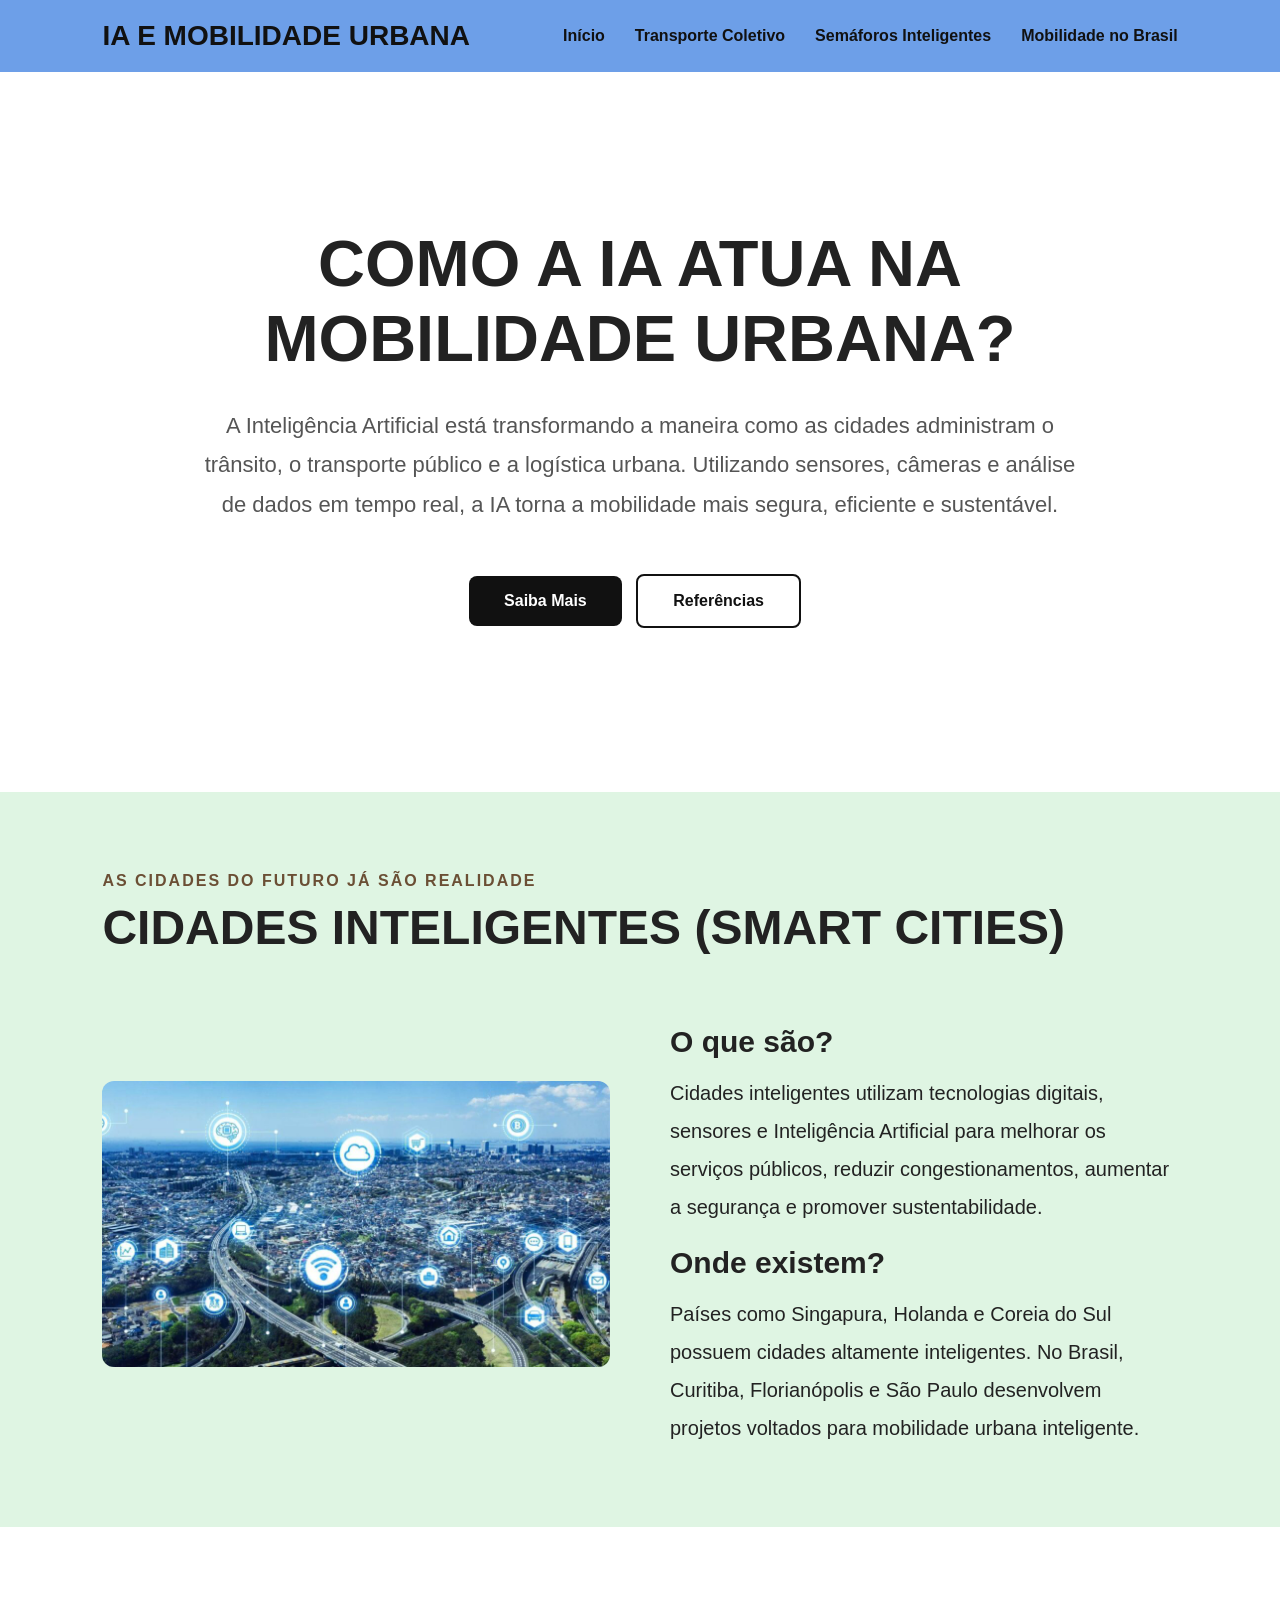
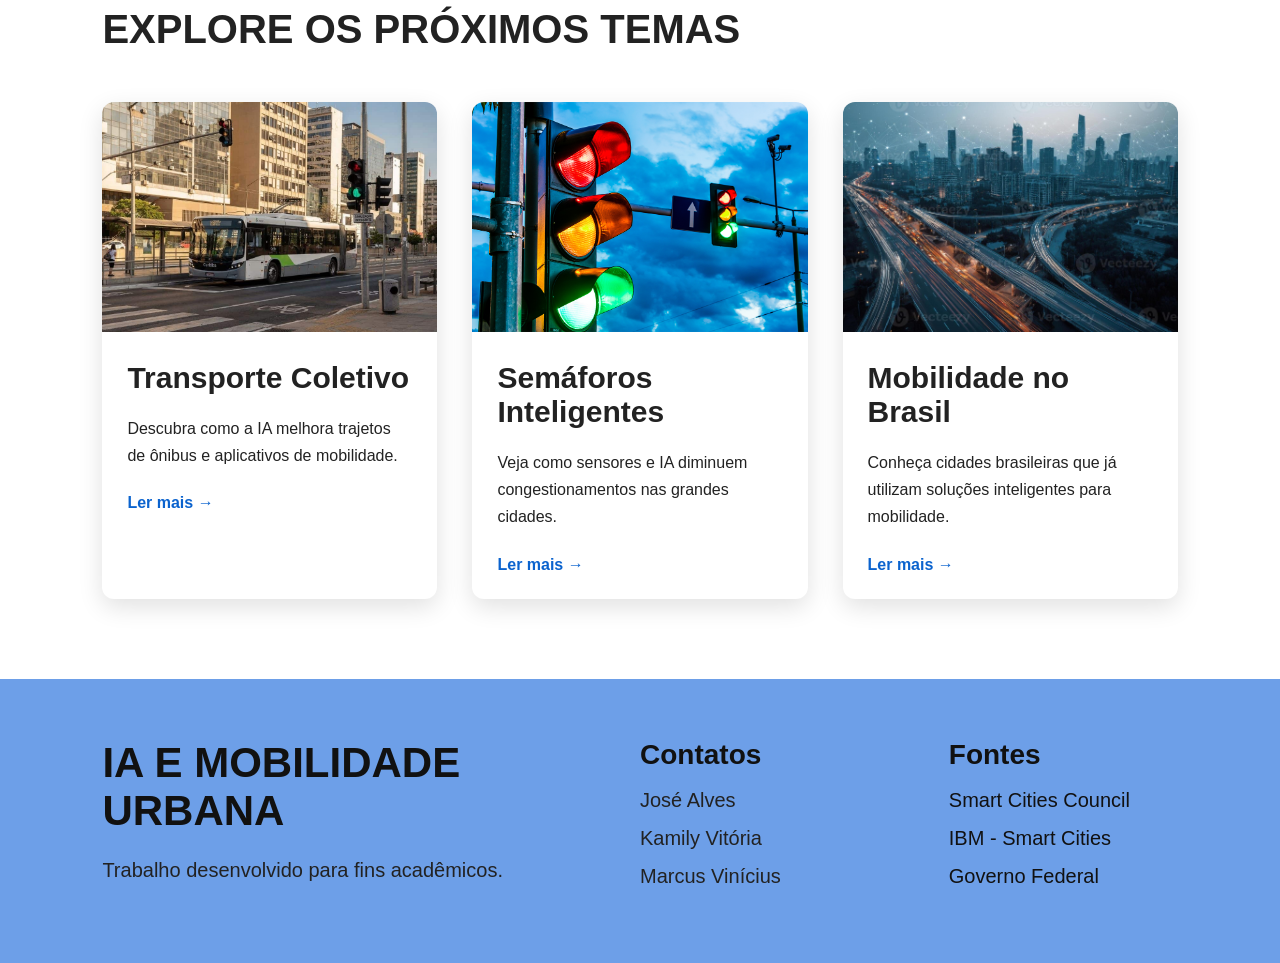
<file: index.html>
<!DOCTYPE html>
<html lang="pt-BR">

<head>
    <meta charset="UTF-8">
    <meta name="viewport" content="width=device-width, initial-scale=1.0">

    <title>IA e Mobilidade Urbana</title>

    <link rel="stylesheet" href="css/style.css">
</head>

<body>

    <!-- =================== HEADER / CABEÇÁRIO =================== -->

    <header>

        <div class="logo">
            <h2>IA E MOBILIDADE URBANA</h2>
        </div>

        <nav>

            <ul>

                <li><a href="index.html">Início</a></li>

                <li><a href="transporte.html">Transporte Coletivo</a></li>

                <li><a href="semaforos.html">Semáforos Inteligentes</a></li>

                <li><a href="mobilidade.html">Mobilidade no Brasil</a></li>

            </ul>

        </nav>

    </header>

    <!-- =================== HERO =================== -->

    <section class="hero">

        <div class="hero-conteudo">

            <h1>COMO A IA ATUA NA <br> MOBILIDADE URBANA?</h1>

            <p>
                A Inteligência Artificial está transformando a maneira como as cidades
                administram o trânsito, o transporte público e a logística urbana.
                Utilizando sensores, câmeras e análise de dados em tempo real,
                a IA torna a mobilidade mais segura, eficiente e sustentável.
            </p>

            <div class="botoes">

                <a href="#smartcities" class="botao-preto">
                    Saiba Mais
                </a>

                <a href="#footer" class="botao-branco">
                    Referências

                </a>

            </div>

        </div>

    </section>

    <!-- =================== SMART CITIES =================== -->

    <section class="smart-cities" id="smartcities">

        <p class="subtitulo">
            As cidades do futuro já são realidade
        </p>

        <h2>
            CIDADES INTELIGENTES (SMART CITIES)
        </h2>

        <div class="conteudo-smart">

            <div class="imagem-smart">

                <img src="imagens/smart-city.jpg"
                    alt="Cidade Inteligente">

            </div>

            <div class="texto-smart">

                <h3>O que são?</h3>

                <p>

                    Cidades inteligentes utilizam tecnologias digitais,
                    sensores e Inteligência Artificial para melhorar
                    os serviços públicos, reduzir congestionamentos,
                    aumentar a segurança e promover sustentabilidade.

                </p>

                <h3>Onde existem?</h3>

                <p>

                    Países como Singapura, Holanda e Coreia do Sul
                    possuem cidades altamente inteligentes.
                    No Brasil, Curitiba, Florianópolis e São Paulo
                    desenvolvem projetos voltados para mobilidade
                    urbana inteligente.

                </p>

            </div>

        </div>

    </section>

    <!-- =================== CARDS =================== -->

    <section class="cards">

        <h2>EXPLORE OS PRÓXIMOS TEMAS</h2>

        <div class="container-cards">

            <!-- Card 1 -->

            <article class="card">

                <img src="imagens/rotas.jpg"
                    alt="Rotas Inteligentes">

                <div class="card-texto">

                    <h3>Transporte Coletivo</h3>

                    <p>

                        Descubra como a IA melhora
                        trajetos de ônibus e
                        aplicativos de mobilidade.

                    </p>

                    <a href="transporte.html">
                        Ler mais →
                    </a>

                </div>

            </article>

            <!-- Card 2 -->

            <article class="card">

                <img src="imagens/semaforo.jpg"
                    alt="Semáforos Inteligentes">

                <div class="card-texto">

                    <h3>Semáforos Inteligentes</h3>

                    <p>

                        Veja como sensores e IA
                        diminuem congestionamentos
                        nas grandes cidades.

                    </p>

                    <a href="semaforos.html">
                        Ler mais →
                    </a>

                </div>

            </article>

            <!-- Card 3 -->

            <article class="card">

                <img src="imagens/brasil.jpg"
                    alt="Mobilidade no Brasil">

                <div class="card-texto">

                    <h3>Mobilidade no Brasil</h3>

                    <p>

                        Conheça cidades brasileiras
                        que já utilizam soluções
                        inteligentes para mobilidade.

                    </p>

                    <a href="mobilidade.html">
                        Ler mais →
                    </a>

                </div>

            </article>

        </div>

    </section>

    <!-- =================== FOOTER RODAPÉ =================== -->

    <footer>

    <div class="footer-container" id="footer">

        <div class="footer-col">

            <h2>IA E MOBILIDADE URBANA</h2>

            <p>
                Trabalho desenvolvido para fins acadêmicos.
            </p>

        </div>

        <div class="footer-col">

            <h3>Contatos</h3>

            <ul>

                <li>José Alves</li>

                <li>Kamily Vitória</li>

                <li>Marcus Vinícius</li>

            </ul>

        </div>

        <div class="footer-col">

            <h3>Fontes</h3>

            <ul>

                <li>
                    <a href="https://smartcitiescouncil.com" target="_blank">
                        Smart Cities Council
                    </a>
                </li>

                <li>
                    <a href="https://www.ibm.com/topics/smart-city" target="_blank">
                        IBM - Smart Cities
                    </a>
                </li>

                <li>
                    <a href="https://www.gov.br" target="_blank">
                        Governo Federal
                    </a>
                </li>

            </ul>

        </div>

    </div>

</footer>

</body>

</html>
</file>
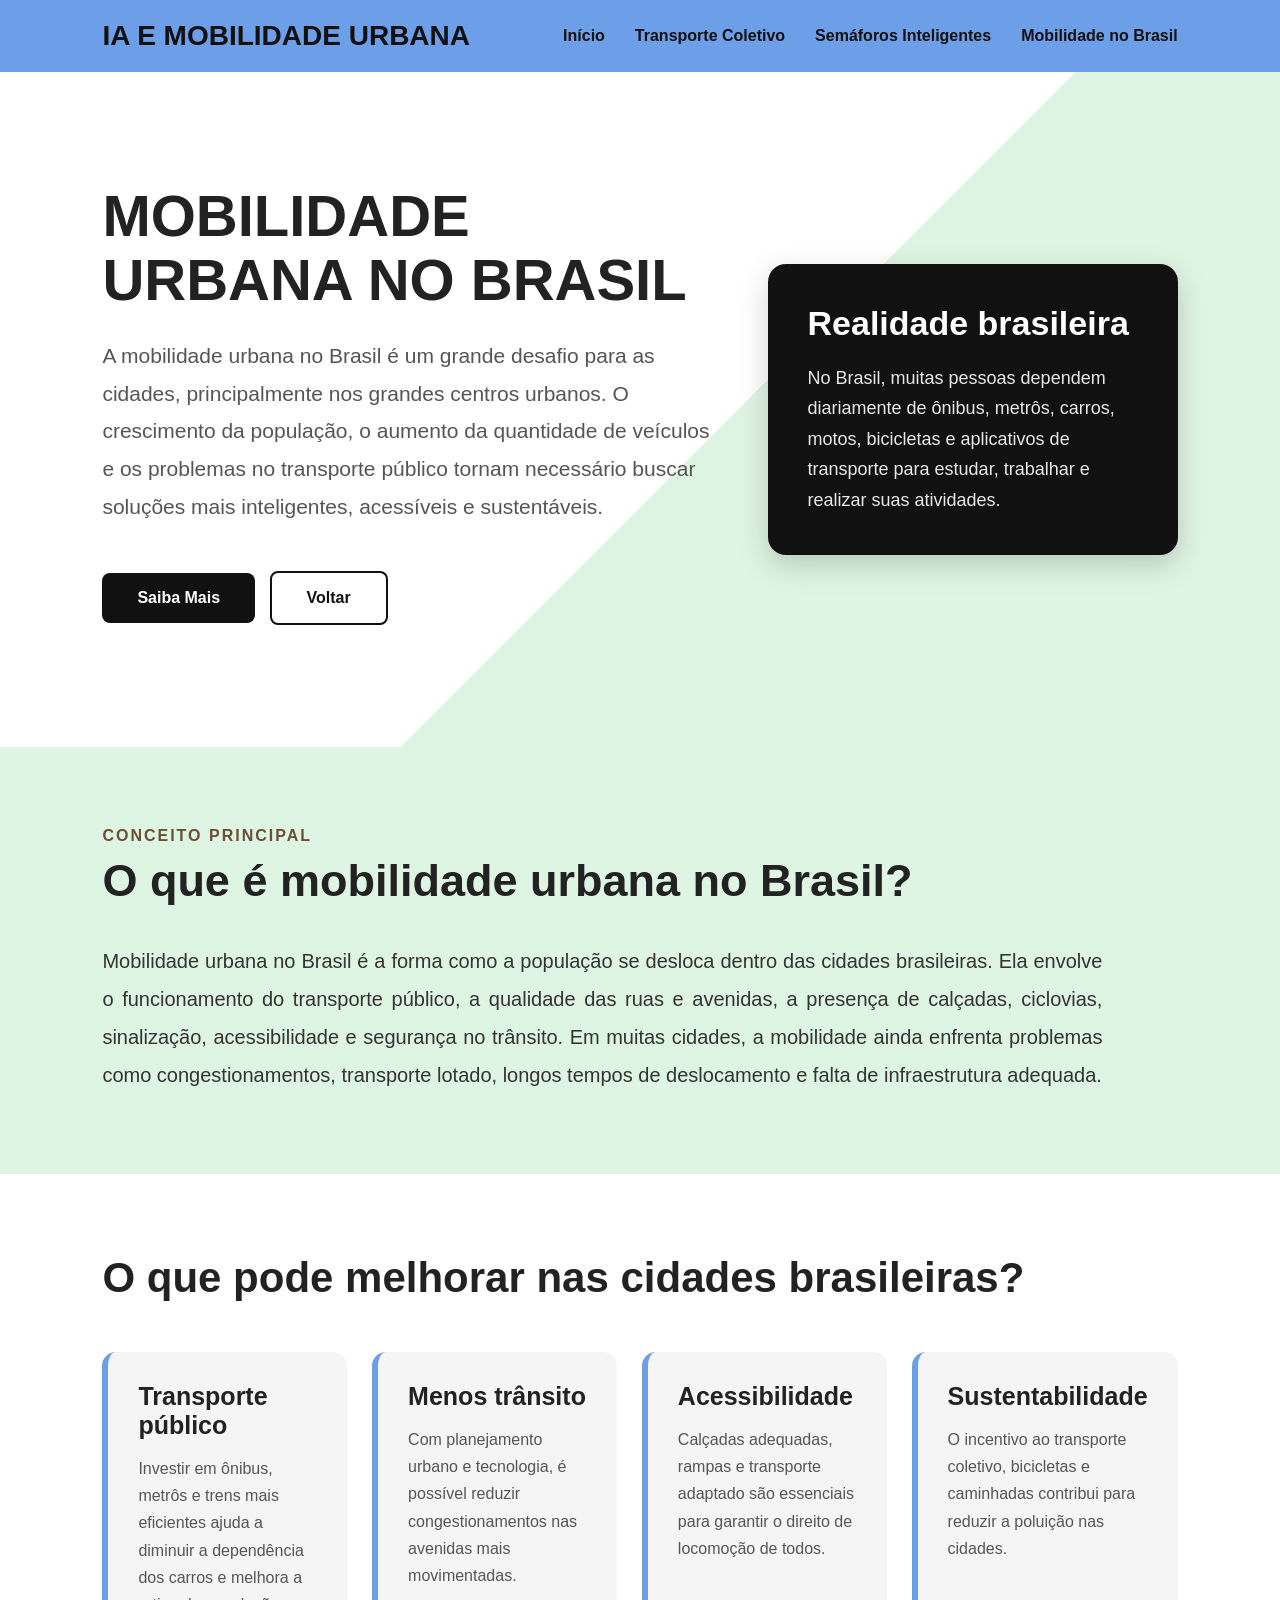
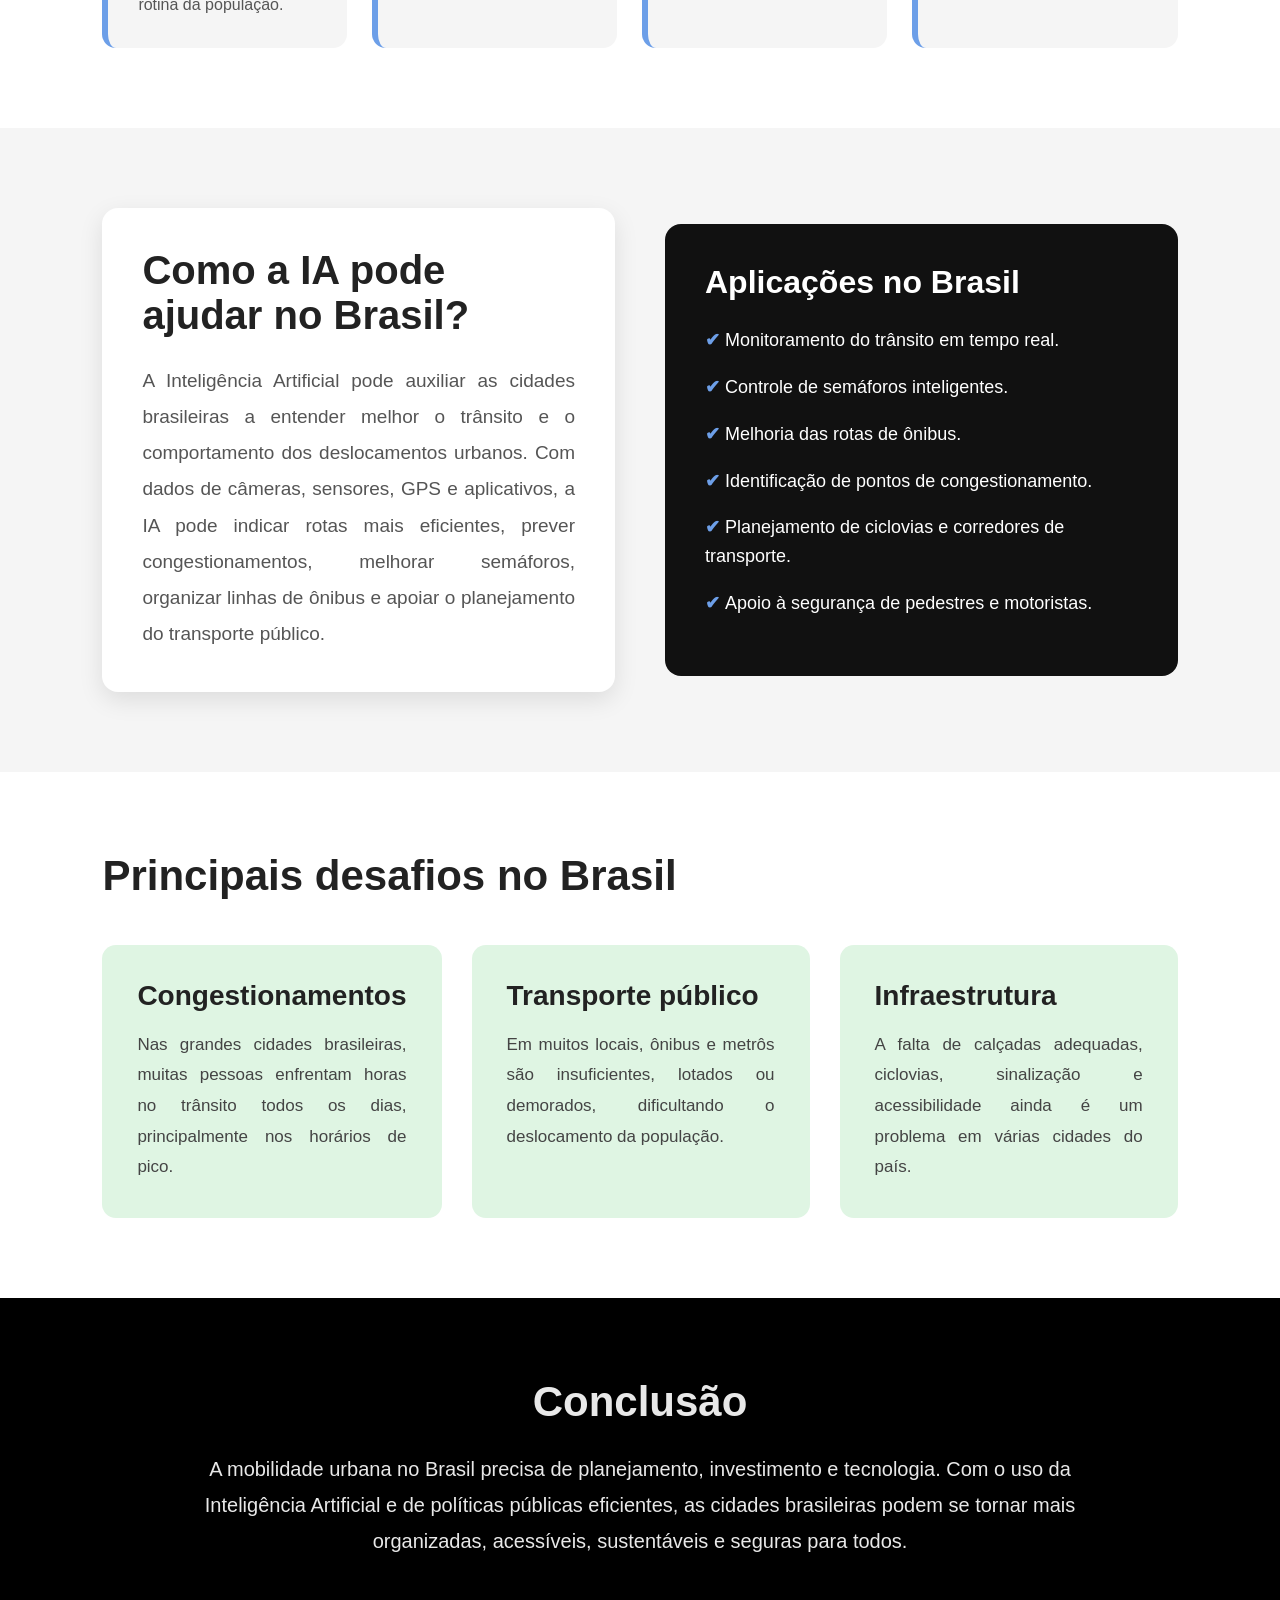
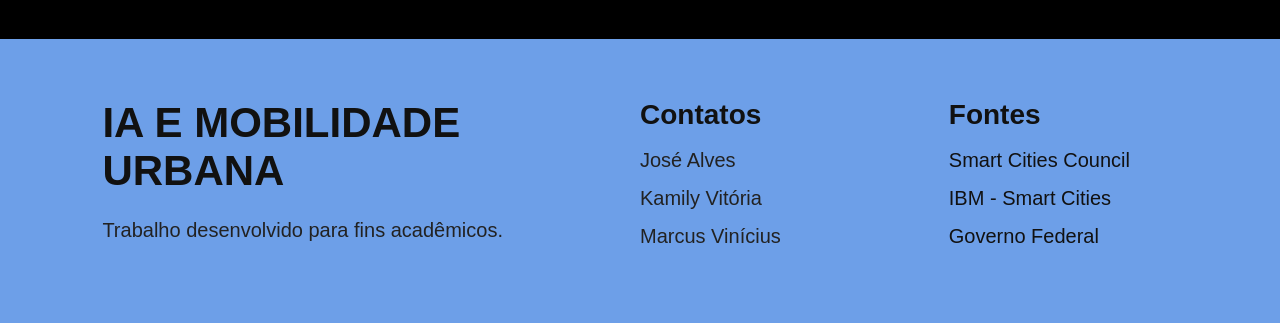
<file: mobilidade.html>
<!DOCTYPE html>
<html lang="pt-BR">

<head>
    <meta charset="UTF-8">
    <meta name="viewport" content="width=device-width, initial-scale=1.0">

    <title>Mobilidade no Brasil</title>

    <link rel="stylesheet" href="css/style.css">
</head>

<style>

/* ==========================
   HERO MOBILIDADE
========================== */

.hero-mobilidade{
    background:linear-gradient(135deg, #ffffff 55%, #dff5e3 45%);
    min-height:75vh;
    display:flex;
    align-items:center;
    padding:80px 8%;
}

.hero-container{
    display:grid;
    grid-template-columns:1.2fr .8fr;
    gap:50px;
    align-items:center;
    width:100%;
}

.hero-texto h1{
    font-size:58px;
    line-height:1.1;
    margin-bottom:25px;
    font-weight:900;
}

.hero-texto p{
    font-size:21px;
    color:#555;
    line-height:1.8;
    max-width:750px;
}

.caixa-destaque{
    background:#111;
    color:white;
    padding:40px;
    border-radius:18px;
    box-shadow:0 10px 30px rgba(0,0,0,.18);
}

.caixa-destaque h2{
    font-size:34px;
    margin-bottom:20px;
}

.caixa-destaque p{
    font-size:18px;
    line-height:1.7;
    color:#e8e8e8;
}

.botoes{
    margin-top:35px;
}


/* ==========================
   SOBRE MOBILIDADE
========================== */

.sobre-mobilidade{
    background:#dff5e3;
    padding:80px 8%;
}

.subtitulo{
    text-transform:uppercase;
    color:#6b4f35;
    letter-spacing:2px;
    margin-bottom:10px;
    font-weight:bold;
}

.sobre-mobilidade h2{
    font-size:45px;
    margin-bottom:35px;
}

.texto-grande{
    max-width:1000px;
}

.texto-grande p{
    font-size:20px;
    line-height:1.9;
    color:#333;
    text-align:justify;
}

/* ==========================
   BENEFÍCIOS
========================== */

.beneficios{
    background:white;
    padding:80px 8%;
}

.beneficios h2{
    font-size:42px;
    margin-bottom:50px;
}

.grid-beneficios{
    display:grid;
    grid-template-columns:repeat(4,1fr);
    gap:25px;
}

.beneficio{
    background:#f5f5f5;
    padding:30px;
    border-radius:14px;
    border-left:6px solid #6d9fe8;
    transition:.3s;
}

.beneficio:hover{
    transform:translateY(-8px);
    box-shadow:0 8px 22px rgba(0,0,0,.12);
}

.beneficio h3{
    font-size:25px;
    margin-bottom:15px;
}

.beneficio p{
    line-height:1.7;
    color:#555;
}

/* ==========================
   IA NA MOBILIDADE
========================== */

.ia-mobilidade{
    background:#f5f5f5;
    padding:80px 8%;
}

.conteudo-ia{
    display:grid;
    grid-template-columns:1fr 1fr;
    gap:50px;
    align-items:center;
}

.bloco-ia{
    background:white;
    padding:40px;
    border-radius:16px;
    box-shadow:0 8px 25px rgba(0,0,0,.10);
}

.bloco-ia h2{
    font-size:40px;
    margin-bottom:25px;
}

.bloco-ia p{
    font-size:19px;
    line-height:1.9;
    color:#555;
    text-align:justify;
}

.lista-ia{
    background:#111;
    color:white;
    padding:40px;
    border-radius:16px;
}

.lista-ia h3{
    font-size:32px;
    margin-bottom:25px;
}

.lista-ia ul{
    list-style:none;
}

.lista-ia li{
    font-size:18px;
    margin-bottom:18px;
    line-height:1.6;
}

.lista-ia li::before{
    content:"✔ ";
    color:#6d9fe8;
    font-weight:bold;
}


/* ==========================
   RESPONSIVIDADE
========================== */

@media(max-width:1000px){

    header{
        flex-direction:column;
        gap:20px;
    }

    nav ul{
        flex-wrap:wrap;
        justify-content:center;
    }

    .hero-container{
        grid-template-columns:1fr;
        text-align:center;
    }

    .hero-texto h1{
        font-size:43px;
    }

    .hero-texto p{
        font-size:18px;
    }

    .grid-beneficios{
        grid-template-columns:1fr;
    }

    .conteudo-ia{
        grid-template-columns:1fr;
    }

    .container-exemplos{
        grid-template-columns:1fr;
    }

}

</style>

</head>

<body>

    <!-- =================== HEADER / CABEÇÁRIO =================== -->

    <header>

        <div class="logo">
            <h2>IA E MOBILIDADE URBANA</h2>
        </div>

        <nav>

            <ul>

                <li><a href="index.html">Início</a></li>

                <li><a href="transporte.html">Transporte Coletivo</a></li>

                <li><a href="semaforos.html">Semáforos Inteligentes</a></li>

                <li><a href="mobilidade.html">Mobilidade no Brasil</a></li>

            </ul>

        </nav>

    </header>

    <!-- =================== HERO =================== -->

    <section class="hero-mobilidade">

        <div class="hero-container">

        <div class="hero-texto">

        <h1>MOBILIDADE URBANA NO BRASIL</h1>

        <p>
        A mobilidade urbana no Brasil é um grande desafio para as cidades, principalmente nos grandes centros urbanos. O crescimento da população, o aumento da quantidade de veículos e os problemas no transporte público tornam necessário buscar soluções mais inteligentes, acessíveis e sustentáveis.
        </p>

        <!-- =================== BOTÕES =================== -->

        <div class="botoes">
            <a href="#sobre" class="botao-preto">Saiba Mais</a>
            <a href="index.html" class="botao-branco">Voltar</a>
        </div>

        </div>

        <div class="caixa-destaque">

        <h2>Realidade brasileira</h2>

        <p>
        No Brasil, muitas pessoas dependem diariamente de ônibus, metrôs, carros, motos, bicicletas e aplicativos de transporte para estudar, trabalhar e realizar suas atividades.
        </p>

        </div>

        </div>

    </section>

    <!-- =================== MOBILIDADE NO BRASIL =================== -->

    <section class="sobre-mobilidade" id="sobre">

        <p class="subtitulo">Conceito principal</p>

        <h2>O que é mobilidade urbana no Brasil?</h2>

        <div class="texto-grande">

        <p>
        Mobilidade urbana no Brasil é a forma como a população se desloca dentro das cidades brasileiras. Ela envolve o funcionamento do transporte público, a qualidade das ruas e avenidas, a presença de calçadas, ciclovias, sinalização, acessibilidade e segurança no trânsito. Em muitas cidades, a mobilidade ainda enfrenta problemas como congestionamentos, transporte lotado, longos tempos de deslocamento e falta de infraestrutura adequada.
        </p>

        </div>

    </section>

    <!-- =================== MELHORIAS - TOPICOS  =================== -->

    <section class="beneficios">

        <h2>O que pode melhorar nas cidades brasileiras?</h2>

        <div class="grid-beneficios">

        <div class="beneficio">
        <h3>Transporte público</h3>
        <p>
        Investir em ônibus, metrôs e trens mais eficientes ajuda a diminuir a dependência dos carros e melhora a rotina da população.
        </p>
        </div>

        <div class="beneficio">
        <h3>Menos trânsito</h3>
        <p>
        Com planejamento urbano e tecnologia, é possível reduzir congestionamentos nas avenidas mais movimentadas.
        </p>
        </div>

        <div class="beneficio">
        <h3>Acessibilidade</h3>
        <p>
        Calçadas adequadas, rampas e transporte adaptado são essenciais para garantir o direito de locomoção de todos.
        </p>
        </div>

        <div class="beneficio">
        <h3>Sustentabilidade</h3>
        <p>
        O incentivo ao transporte coletivo, bicicletas e caminhadas contribui para reduzir a poluição nas cidades.
        </p>
        </div>

        </div>

    </section>

    <!-- =============== CAIXAS, EXPLICAÇÃO E APLICAÇÕES  =============== -->

    <section class="ia-mobilidade">

        <div class="conteudo-ia">

        <div class="bloco-ia">

        <h2>Como a IA pode ajudar no Brasil?</h2>

        <p>
        A Inteligência Artificial pode auxiliar as cidades brasileiras a entender melhor o trânsito e o comportamento dos deslocamentos urbanos. Com dados de câmeras, sensores, GPS e aplicativos, a IA pode indicar rotas mais eficientes, prever congestionamentos, melhorar semáforos, organizar linhas de ônibus e apoiar o planejamento do transporte público.
        </p>

        </div>

        <div class="lista-ia">

        <h3>Aplicações no Brasil</h3>

        <ul>
        <li>Monitoramento do trânsito em tempo real.</li>
        <li>Controle de semáforos inteligentes.</li>
        <li>Melhoria das rotas de ônibus.</li>
        <li>Identificação de pontos de congestionamento.</li>
        <li>Planejamento de ciclovias e corredores de transporte.</li>
        <li>Apoio à segurança de pedestres e motoristas.</li>
        </ul>

        </div>

        </div>

    </section>

    <!-- =================== CARDS EXEMPLOS DESAFIOS  =================== -->

    <section class="exemplos">

        <h2>Principais desafios no Brasil</h2>

        <div class="container-exemplos">

        <div class="card-exemplo">
        <h3>Congestionamentos</h3>
        <p>
        Nas grandes cidades brasileiras, muitas pessoas enfrentam horas no trânsito todos os dias, principalmente nos horários de pico.
        </p>
        </div>

        <div class="card-exemplo">
        <h3>Transporte público</h3>
        <p>
        Em muitos locais, ônibus e metrôs são insuficientes, lotados ou demorados, dificultando o deslocamento da população.
        </p>
        </div>

        <div class="card-exemplo">
        <h3>Infraestrutura</h3>
        <p>
        A falta de calçadas adequadas, ciclovias, sinalização e acessibilidade ainda é um problema em várias cidades do país.
        </p>
        </div>

        </div>

    </section>

    <!-- =================== CONCLUSÃO =================== -->

    <section class="conclusao bg-preto">

        <h2 class="texto-branco">Conclusão</h2>

        <p class="texto-branco">
        A mobilidade urbana no Brasil precisa de planejamento, investimento e tecnologia. Com o uso da Inteligência Artificial e de políticas públicas eficientes, as cidades brasileiras podem se tornar mais organizadas, acessíveis, sustentáveis e seguras para todos.
        </p>

    </section>

    <!-- =================== FOOTER RODAPÉ =================== -->

    <footer>

    <div class="footer-container">

        <div class="footer-col">

            <h2>IA E MOBILIDADE URBANA</h2>

            <p>
                Trabalho desenvolvido para fins acadêmicos.
            </p>

        </div>

        <div class="footer-col">

            <h3>Contatos</h3>

            <ul>

                <li>José Alves</li>

                <li>Kamily Vitória</li>

                <li>Marcus Vinícius</li>

            </ul>

        </div>

        <div class="footer-col">

            <h3>Fontes</h3>

            <ul>

                <li>
                    <a href="https://smartcitiescouncil.com" target="_blank">
                        Smart Cities Council
                    </a>
                </li>

                <li>
                    <a href="https://www.ibm.com/topics/smart-city" target="_blank">
                        IBM - Smart Cities
                    </a>
                </li>

                <li>
                    <a href="https://www.gov.br" target="_blank">
                        Governo Federal
                    </a>
                </li>

            </ul>

        </div>

    </div>

</footer>

</body>

</html>
</file>
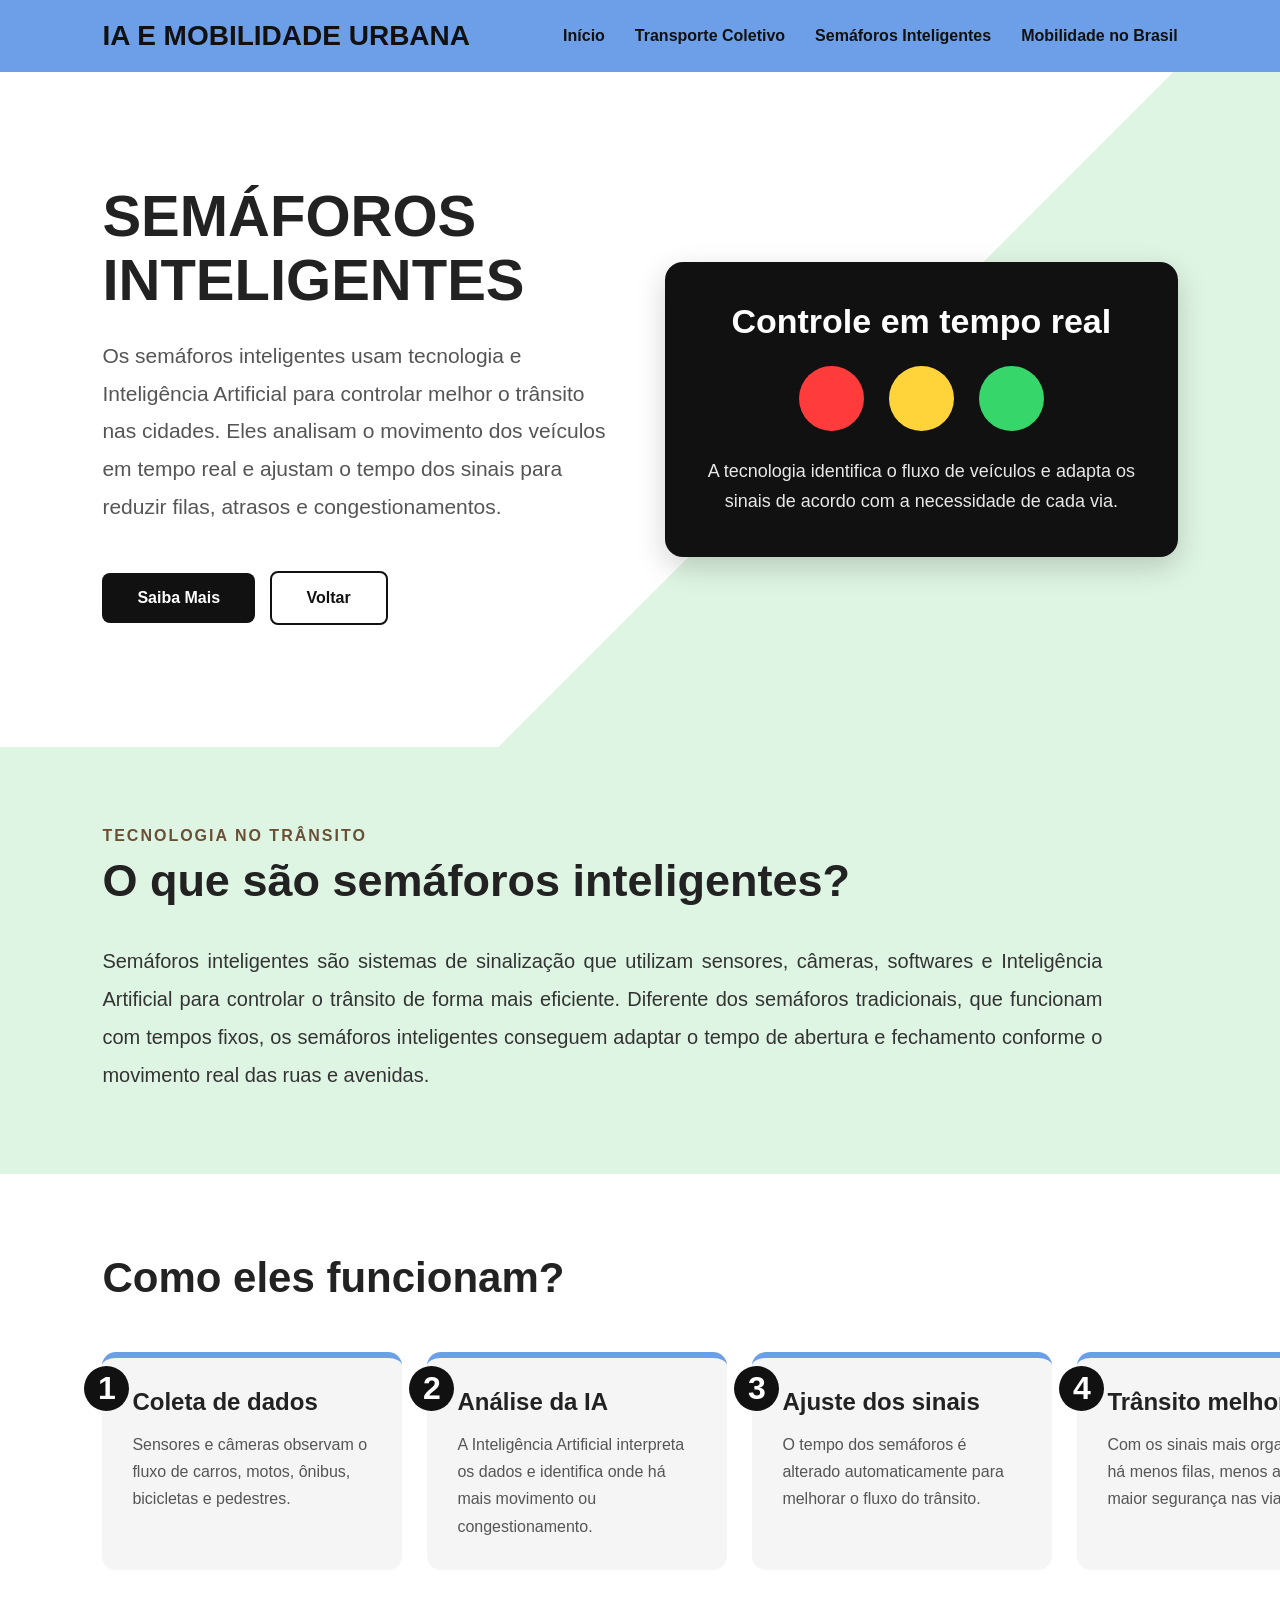
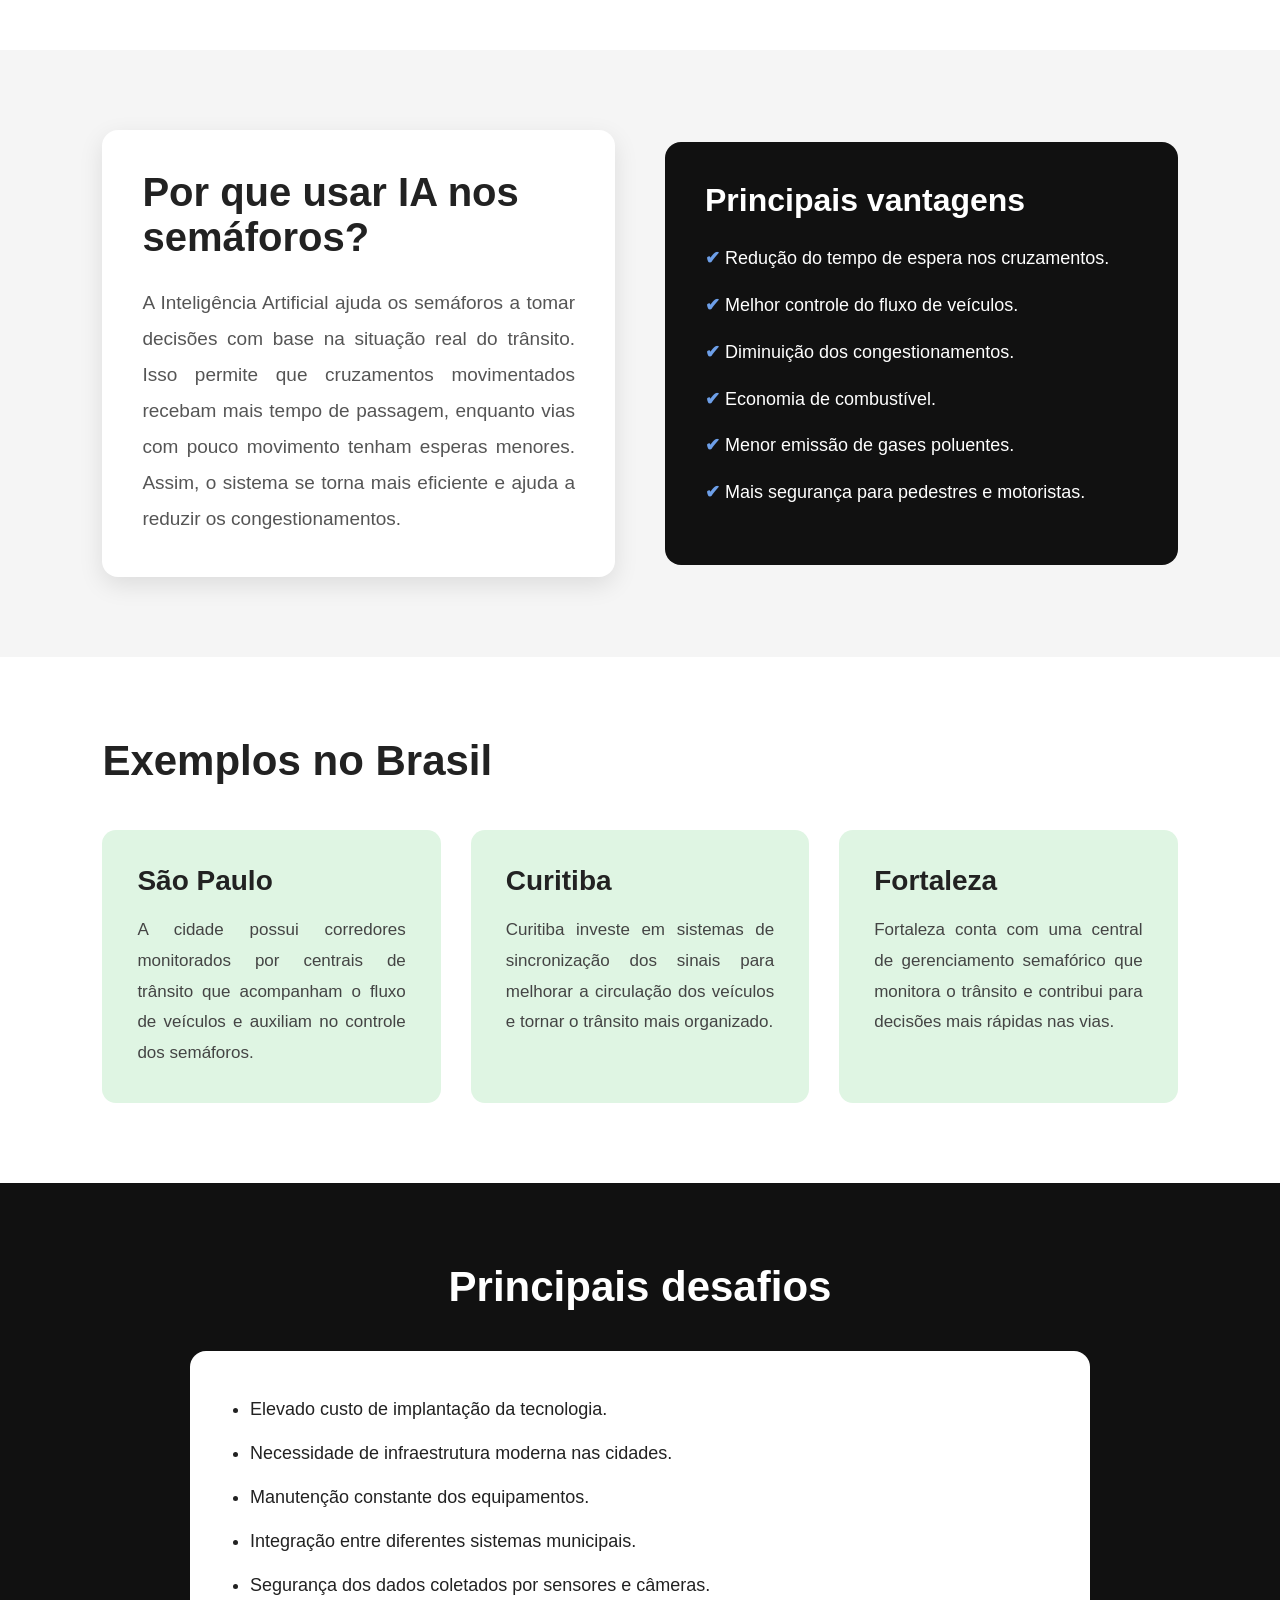
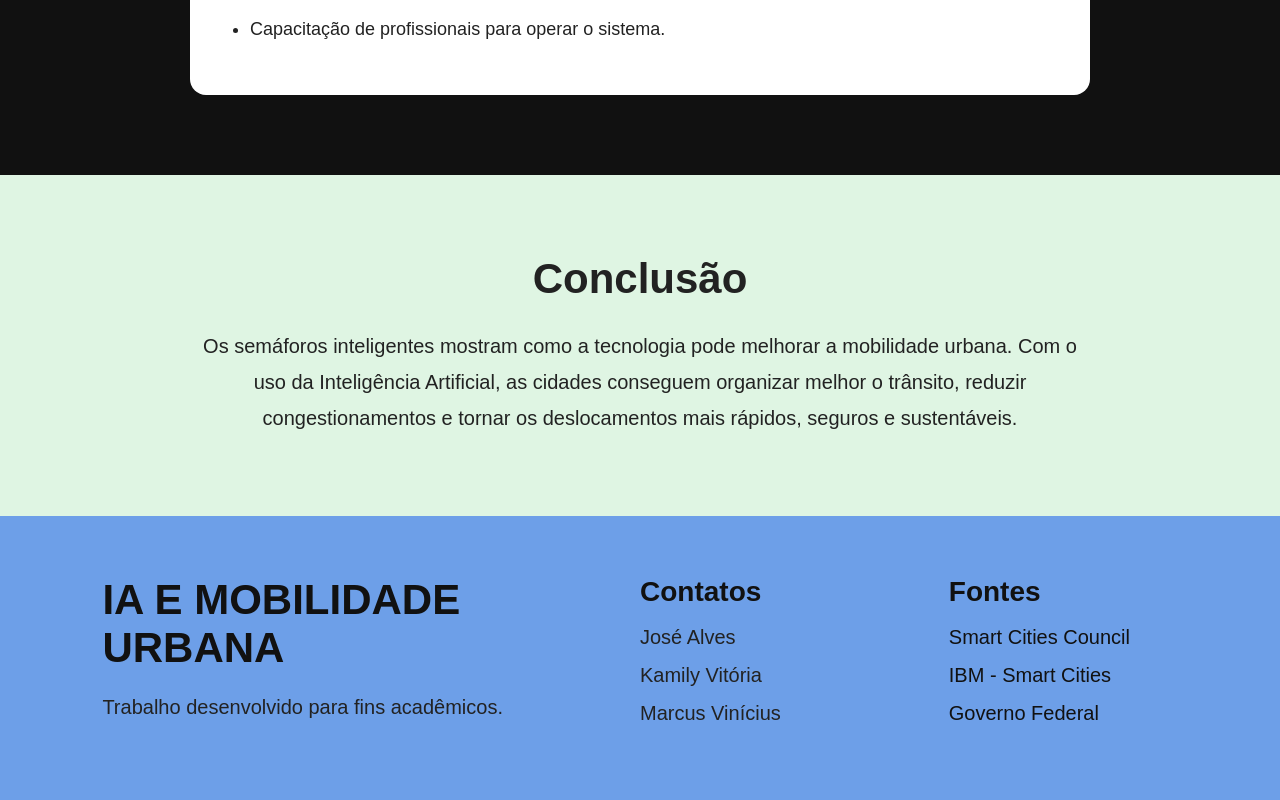
<file: semaforos.html>
<!DOCTYPE html>
<html lang="pt-BR">

<head>
    <meta charset="UTF-8">
    <meta name="viewport" content="width=device-width, initial-scale=1.0">

    <title>semáforos inteligentes</title>

    <link rel="stylesheet" href="css/style.css">
</head>

<style>

/* ==========================
   HERO SEMÁFOROS
========================== */

.hero-semaforos{
    background:linear-gradient(135deg, #ffffff 60%, #dff5e3 40%);
    min-height:75vh;
    display:flex;
    align-items:center;
    padding:80px 8%;
}

.hero-container{
    display:grid;
    grid-template-columns:1fr 1fr;
    gap:50px;
    align-items:center;
    width:100%;
}

.hero-texto h1{
    font-size:58px;
    line-height:1.1;
    margin-bottom:25px;
    font-weight:900;
}

.hero-texto p{
    font-size:21px;
    color:#555;
    line-height:1.8;
    max-width:750px;
}

.painel-semaforo{
    background:#111;
    padding:40px;
    border-radius:18px;
    box-shadow:0 10px 30px rgba(0,0,0,.18);
    color:white;
    text-align:center;
}

.painel-semaforo h2{
    font-size:34px;
    margin-bottom:25px;
}

.luzes{
    display:flex;
    justify-content:center;
    gap:25px;
    margin-bottom:25px;
}

.luz{
    width:65px;
    height:65px;
    border-radius:50%;
}

.vermelho{
    background:#ff3b3b;
}

.amarelo{
    background:#ffd43b;
}

.verde{
    background:#36d66b;
}

.painel-semaforo p{
    color:#e8e8e8;
    font-size:18px;
    line-height:1.7;
}

.botoes{
    margin-top:35px;
}

/* ==========================
   O QUE SÃO
========================== */

.sobre-semaforos{
    background:#dff5e3;
    padding:80px 8%;
}

.subtitulo{
    text-transform:uppercase;
    color:#6b4f35;
    letter-spacing:2px;
    margin-bottom:10px;
    font-weight:bold;
}

.sobre-semaforos h2{
    font-size:45px;
    margin-bottom:35px;
}

.texto-grande{
    max-width:1000px;
}

.texto-grande p{
    font-size:20px;
    line-height:1.9;
    color:#333;
    text-align:justify;
}

/* ==========================
   FUNCIONAMENTO
========================== */

.funcionamento{
    background:white;
    padding:80px 8%;
}

.funcionamento h2{
    font-size:42px;
    margin-bottom:50px;
}

.linha-funcionamento{
    display:grid;
    grid-template-columns:repeat(4,1fr);
    gap:25px;
}

.etapa{
    background:#f5f5f5;
    padding:30px;
    border-radius:14px;
    border-top:6px solid #6d9fe8;
    transition:.3s;
}

.etapa:hover{
    transform:translateY(-8px);
    box-shadow:0 8px 22px rgba(0,0,0,.12);
}

.numero{
    width:45px;
    height:45px;
    background:#111;
    color:white;
    border-radius:50%;
    display:flex;
    justify-content:center;
    align-items:center;
    font-weight:bold;
    margin-bottom:20px;
}

.etapa h3{
    font-size:24px;
    margin-bottom:15px;
}

.etapa p{
    line-height:1.7;
    color:#555;
}

/* ==========================
   IA E SEMÁFOROS
========================== */

.ia-semaforos{
    background:#f5f5f5;
    padding:80px 8%;
}

.conteudo-ia{
    display:grid;
    grid-template-columns:1fr 1fr;
    gap:50px;
    align-items:center;
}

.bloco-ia{
    background:white;
    padding:40px;
    border-radius:16px;
    box-shadow:0 8px 25px rgba(0,0,0,.10);
}

.bloco-ia h2{
    font-size:40px;
    margin-bottom:25px;
}

.bloco-ia p{
    font-size:19px;
    line-height:1.9;
    color:#555;
    text-align:justify;
}

.lista-ia{
    background:#111;
    color:white;
    padding:40px;
    border-radius:16px;
}

.lista-ia h3{
    font-size:32px;
    margin-bottom:25px;
}

.lista-ia ul{
    list-style:none;
}

.lista-ia li{
    font-size:18px;
    margin-bottom:18px;
    line-height:1.6;
}

.lista-ia li::before{
    content:"✔ ";
    color:#6d9fe8;
    font-weight:bold;
}


/* ==========================
   DESAFIOS
========================== */

.desafios{
    background:#111;
    color:white;
    padding:80px 8%;
}

.desafios h2{
    font-size:42px;
    margin-bottom:40px;
    text-align:center;
}

.lista-desafios{
    max-width:900px;
    margin:auto;
    background:white;
    color:#222;
    padding:40px;
    border-radius:16px;
}

.lista-desafios ul{
    margin-left:20px;
    line-height:2;
    font-size:18px;
}

.lista-desafios li{
    margin-bottom:8px;
}

/* ==========================
   RESPONSIVIDADE
========================== */

@media(max-width:1000px){

    header{
        flex-direction:column;
        gap:20px;
    }

    nav ul{
        flex-wrap:wrap;
        justify-content:center;
    }

    .hero-container{
        grid-template-columns:1fr;
        text-align:center;
    }

    .hero-texto h1{
        font-size:43px;
    }

    .hero-texto p{
        font-size:18px;
    }

    .linha-funcionamento{
        grid-template-columns:1fr;
    }

    .conteudo-ia{
        grid-template-columns:1fr;
    }

    .container-exemplos{
        grid-template-columns:1fr;
    }

}
</style>

</head>

<body>

    <!-- =================== HEADER / CABEÇÁRIO =================== -->

    <header>

        <div class="logo">
            <h2>IA E MOBILIDADE URBANA</h2>
        </div>

        <nav>

            <ul>

                <li><a href="index.html">Início</a></li>

                <li><a href="transporte.html">Transporte Coletivo</a></li>

                <li><a href="semaforos.html">Semáforos Inteligentes</a></li>

                <li><a href="mobilidade.html">Mobilidade no Brasil</a></li>

            </ul>

        </nav>

    </header>

    <!-- =================== HERO =================== -->

    <section class="hero-semaforos">

        <div class="hero-container">

        <div class="hero-texto">

        <h1>SEMÁFOROS INTELIGENTES</h1>

        <p>
        Os semáforos inteligentes usam tecnologia e Inteligência Artificial para controlar melhor o trânsito nas cidades. Eles analisam o movimento dos veículos em tempo real e ajustam o tempo dos sinais para reduzir filas, atrasos e congestionamentos.
        </p>

        <div class="botoes">
            <a href="#sobre" class="botao-preto">Saiba Mais</a>
            <a href="index.html" class="botao-branco">Voltar</a>
        </div>

        </div>

        <div class="painel-semaforo">

        <h2>Controle em tempo real</h2>

        <div class="luzes">
            <div class="luz vermelho"></div>
            <div class="luz amarelo"></div>
            <div class="luz verde"></div>
        </div>

        <p>
        A tecnologia identifica o fluxo de veículos e adapta os sinais de acordo com a necessidade de cada via.
        </p>

        </div>

        </div>

    </section>

    <!-- =================== O QUE SÃO / SOBRE =================== -->

    <section class="sobre-semaforos" id="sobre">

        <p class="subtitulo">Tecnologia no trânsito</p>

        <h2>O que são semáforos inteligentes?</h2>

        <div class="texto-grande">

        <p>
        Semáforos inteligentes são sistemas de sinalização que utilizam sensores, câmeras, softwares e Inteligência Artificial para controlar o trânsito de forma mais eficiente. Diferente dos semáforos tradicionais, que funcionam com tempos fixos, os semáforos inteligentes conseguem adaptar o tempo de abertura e fechamento conforme o movimento real das ruas e avenidas.
        </p>

        </div>

    </section>

    <!-- =================== ETAPAS / FUNCIONAMENTO =================== -->

    <section class="funcionamento">

        <h2>Como eles funcionam?</h2>

        <div class="linha-funcionamento">

        <div class="etapa">
        <div class="numero">1</div>
        <h3>Coleta de dados</h3>
        <p>
        Sensores e câmeras observam o fluxo de carros, motos, ônibus, bicicletas e pedestres.
        </p>
        </div>

        <div class="etapa">
        <div class="numero">2</div>
        <h3>Análise da IA</h3>
        <p>
        A Inteligência Artificial interpreta os dados e identifica onde há mais movimento ou congestionamento.
        </p>
        </div>

        <div class="etapa">
        <div class="numero">3</div>
        <h3>Ajuste dos sinais</h3>
        <p>
        O tempo dos semáforos é alterado automaticamente para melhorar o fluxo do trânsito.
        </p>
        </div>

        <div class="etapa">
        <div class="numero">4</div>
        <h3>Trânsito melhor</h3>
        <p>
        Com os sinais mais organizados, há menos filas, menos atrasos e maior segurança nas vias.
        </p>
        </div>

        </div>

    </section>

    <!-- =================== BLOCOS - USO E VANGATENS =================== -->

    <section class="ia-semaforos">

        <div class="conteudo-ia">

        <div class="bloco-ia">

        <h2>Por que usar IA nos semáforos?</h2>

        <p>
        A Inteligência Artificial ajuda os semáforos a tomar decisões com base na situação real do trânsito. Isso permite que cruzamentos movimentados recebam mais tempo de passagem, enquanto vias com pouco movimento tenham esperas menores. Assim, o sistema se torna mais eficiente e ajuda a reduzir os congestionamentos.
        </p>

        </div>

        <div class="lista-ia">

        <h3>Principais vantagens</h3>

        <ul>
        <li>Redução do tempo de espera nos cruzamentos.</li>
        <li>Melhor controle do fluxo de veículos.</li>
        <li>Diminuição dos congestionamentos.</li>
        <li>Economia de combustível.</li>
        <li>Menor emissão de gases poluentes.</li>
        <li>Mais segurança para pedestres e motoristas.</li>
        </ul>

        </div>

        </div>

    </section>

    <!-- =================== CARDS EXEMPLOS =================== -->
    <section class="exemplos">

        <h2>Exemplos no Brasil</h2>

        <div class="container-exemplos">

        <div class="card-exemplo">
        <h3>São Paulo</h3>
        <p>
        A cidade possui corredores monitorados por centrais de trânsito que acompanham o fluxo de veículos e auxiliam no controle dos semáforos.
        </p>
        </div>

        <div class="card-exemplo">
        <h3>Curitiba</h3>
        <p>
        Curitiba investe em sistemas de sincronização dos sinais para melhorar a circulação dos veículos e tornar o trânsito mais organizado.
        </p>
        </div>

        <div class="card-exemplo">
        <h3>Fortaleza</h3>
        <p>
        Fortaleza conta com uma central de gerenciamento semafórico que monitora o trânsito e contribui para decisões mais rápidas nas vias.
        </p>
        </div>

        </div>

    </section>

    <!-- =================== LISTA DESAFIOS =================== -->

    <section class="desafios">

        <h2>Principais desafios</h2>

        <div class="lista-desafios">

        <ul>
        <li>Elevado custo de implantação da tecnologia.</li>
        <li>Necessidade de infraestrutura moderna nas cidades.</li>
        <li>Manutenção constante dos equipamentos.</li>
        <li>Integração entre diferentes sistemas municipais.</li>
        <li>Segurança dos dados coletados por sensores e câmeras.</li>
        <li>Capacitação de profissionais para operar o sistema.</li>
        </ul>

        </div>

    </section>

    <!-- =================== FOOTER RODAPÉ =================== -->

    <section class="conclusao bg-verde">

        <h2>Conclusão</h2>

        <p>
        Os semáforos inteligentes mostram como a tecnologia pode melhorar a mobilidade urbana. Com o uso da Inteligência Artificial, as cidades conseguem organizar melhor o trânsito, reduzir congestionamentos e tornar os deslocamentos mais rápidos, seguros e sustentáveis.
        </p>

    </section>

    <!-- =================== FOOTER RODAPÉ =================== -->

    <footer>

    <div class="footer-container">

        <div class="footer-col">

            <h2>IA E MOBILIDADE URBANA</h2>

            <p>
                Trabalho desenvolvido para fins acadêmicos.
            </p>

        </div>

        <div class="footer-col">

            <h3>Contatos</h3>

            <ul>

                <li>José Alves</li>

                <li>Kamily Vitória</li>

                <li>Marcus Vinícius</li>

            </ul>

        </div>

        <div class="footer-col">

            <h3>Fontes</h3>

            <ul>

                <li>
                    <a href="https://smartcitiescouncil.com" target="_blank">
                        Smart Cities Council
                    </a>
                </li>

                <li>
                    <a href="https://www.ibm.com/topics/smart-city" target="_blank">
                        IBM - Smart Cities
                    </a>
                </li>

                <li>
                    <a href="https://www.gov.br" target="_blank">
                        Governo Federal
                    </a>
                </li>

            </ul>

        </div>

    </div>

</footer>

</body>

</html>
</file>
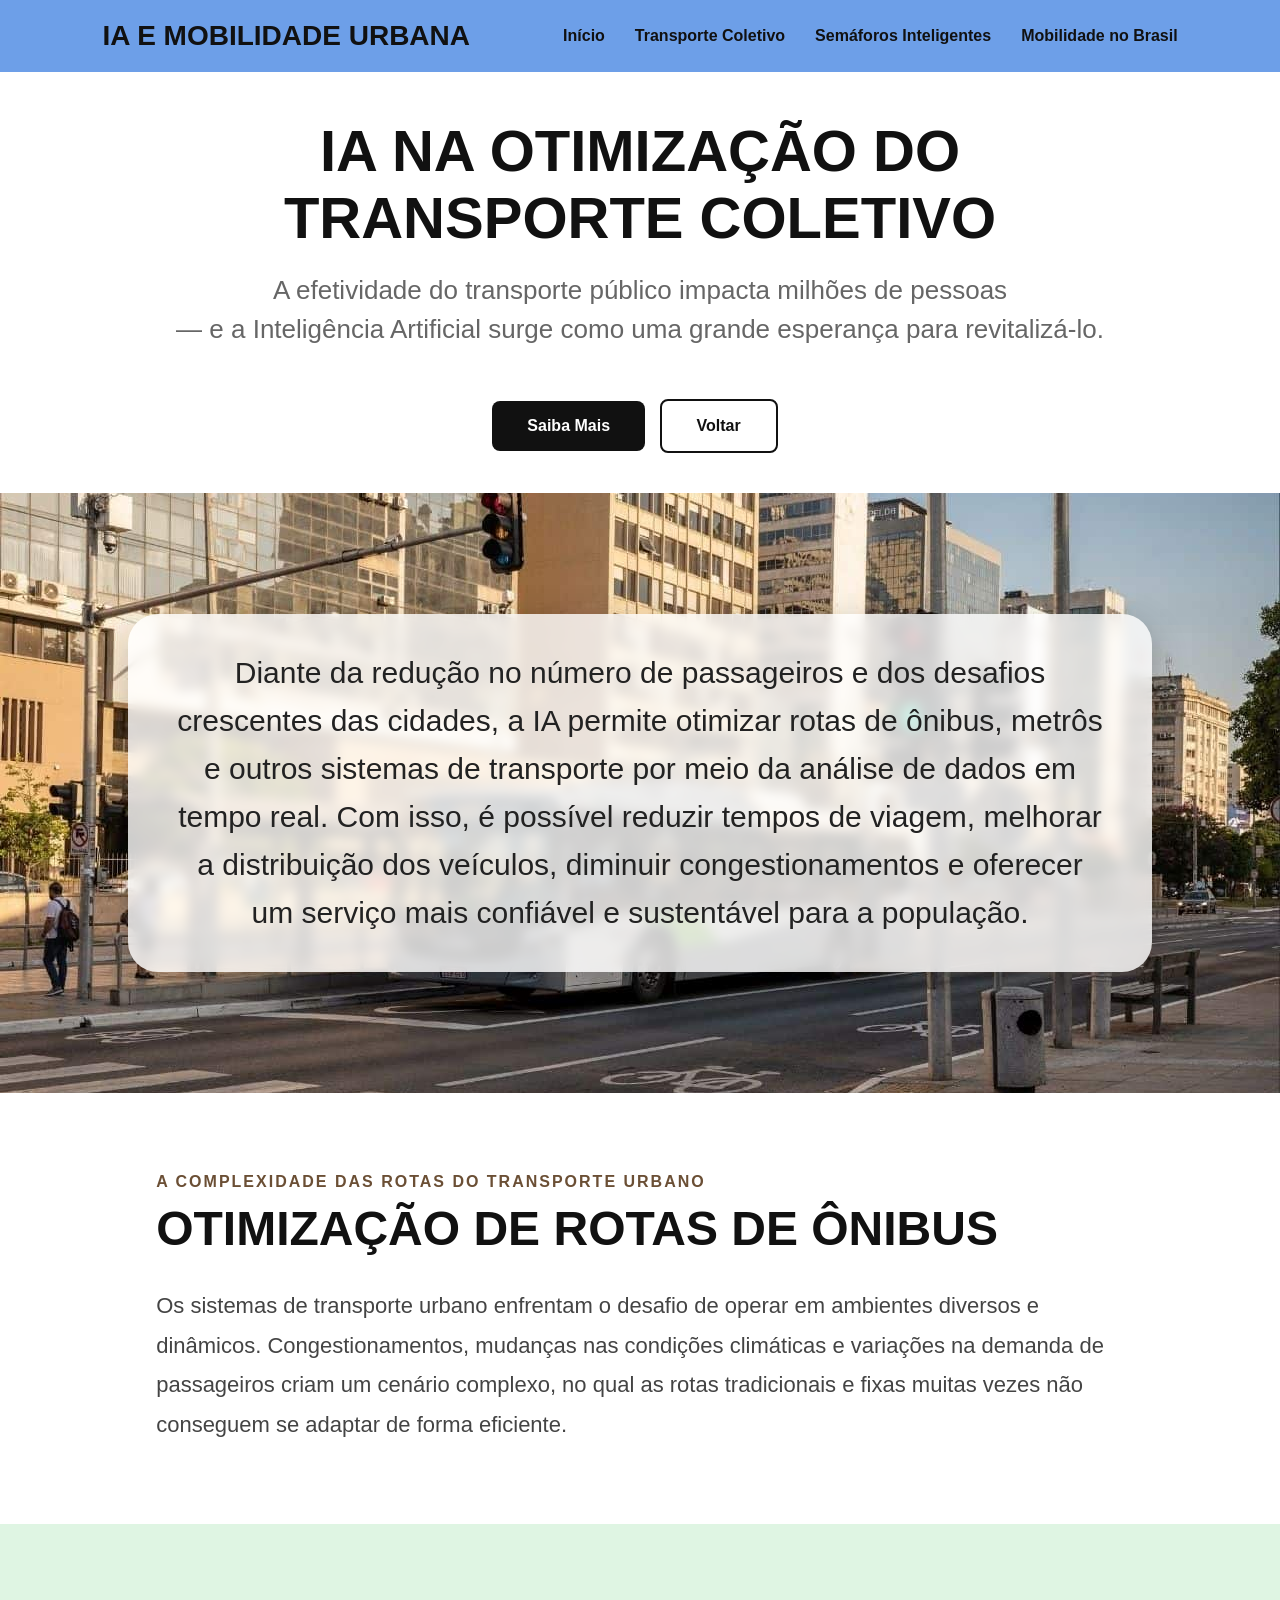
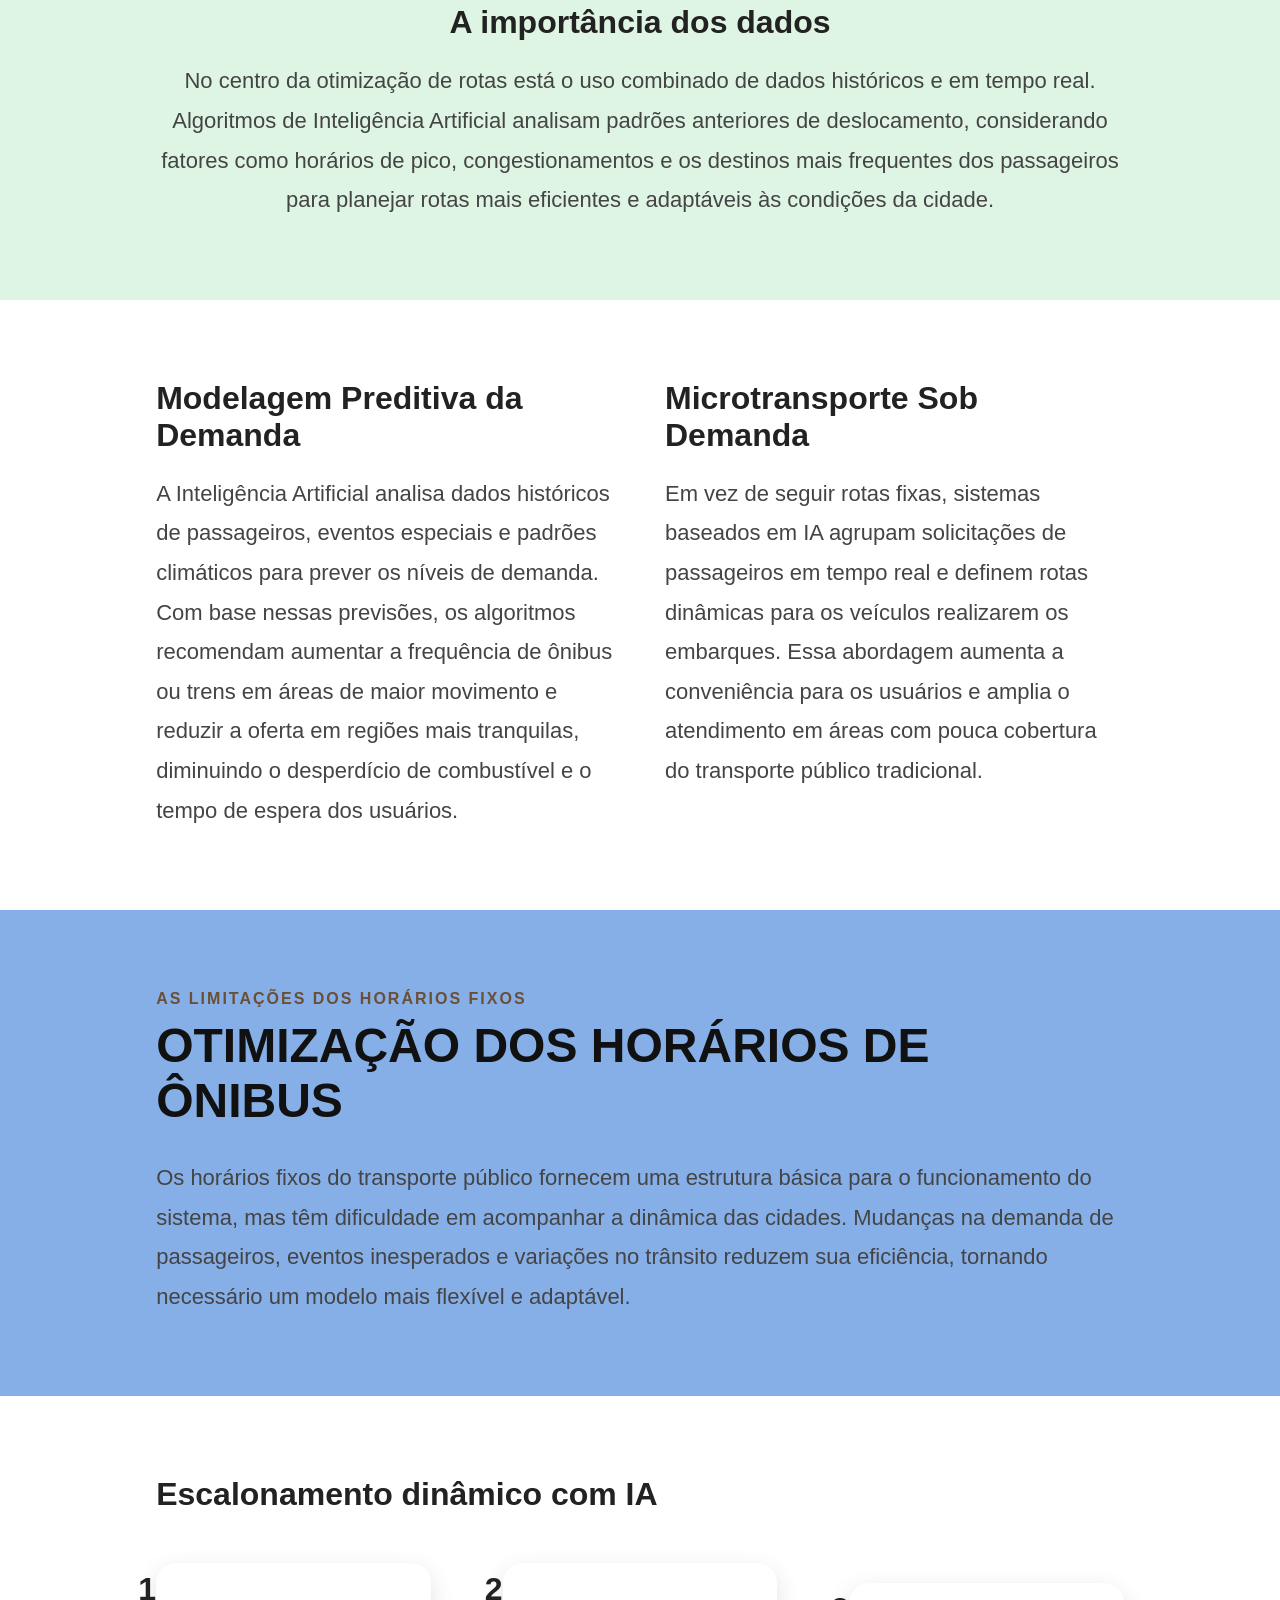
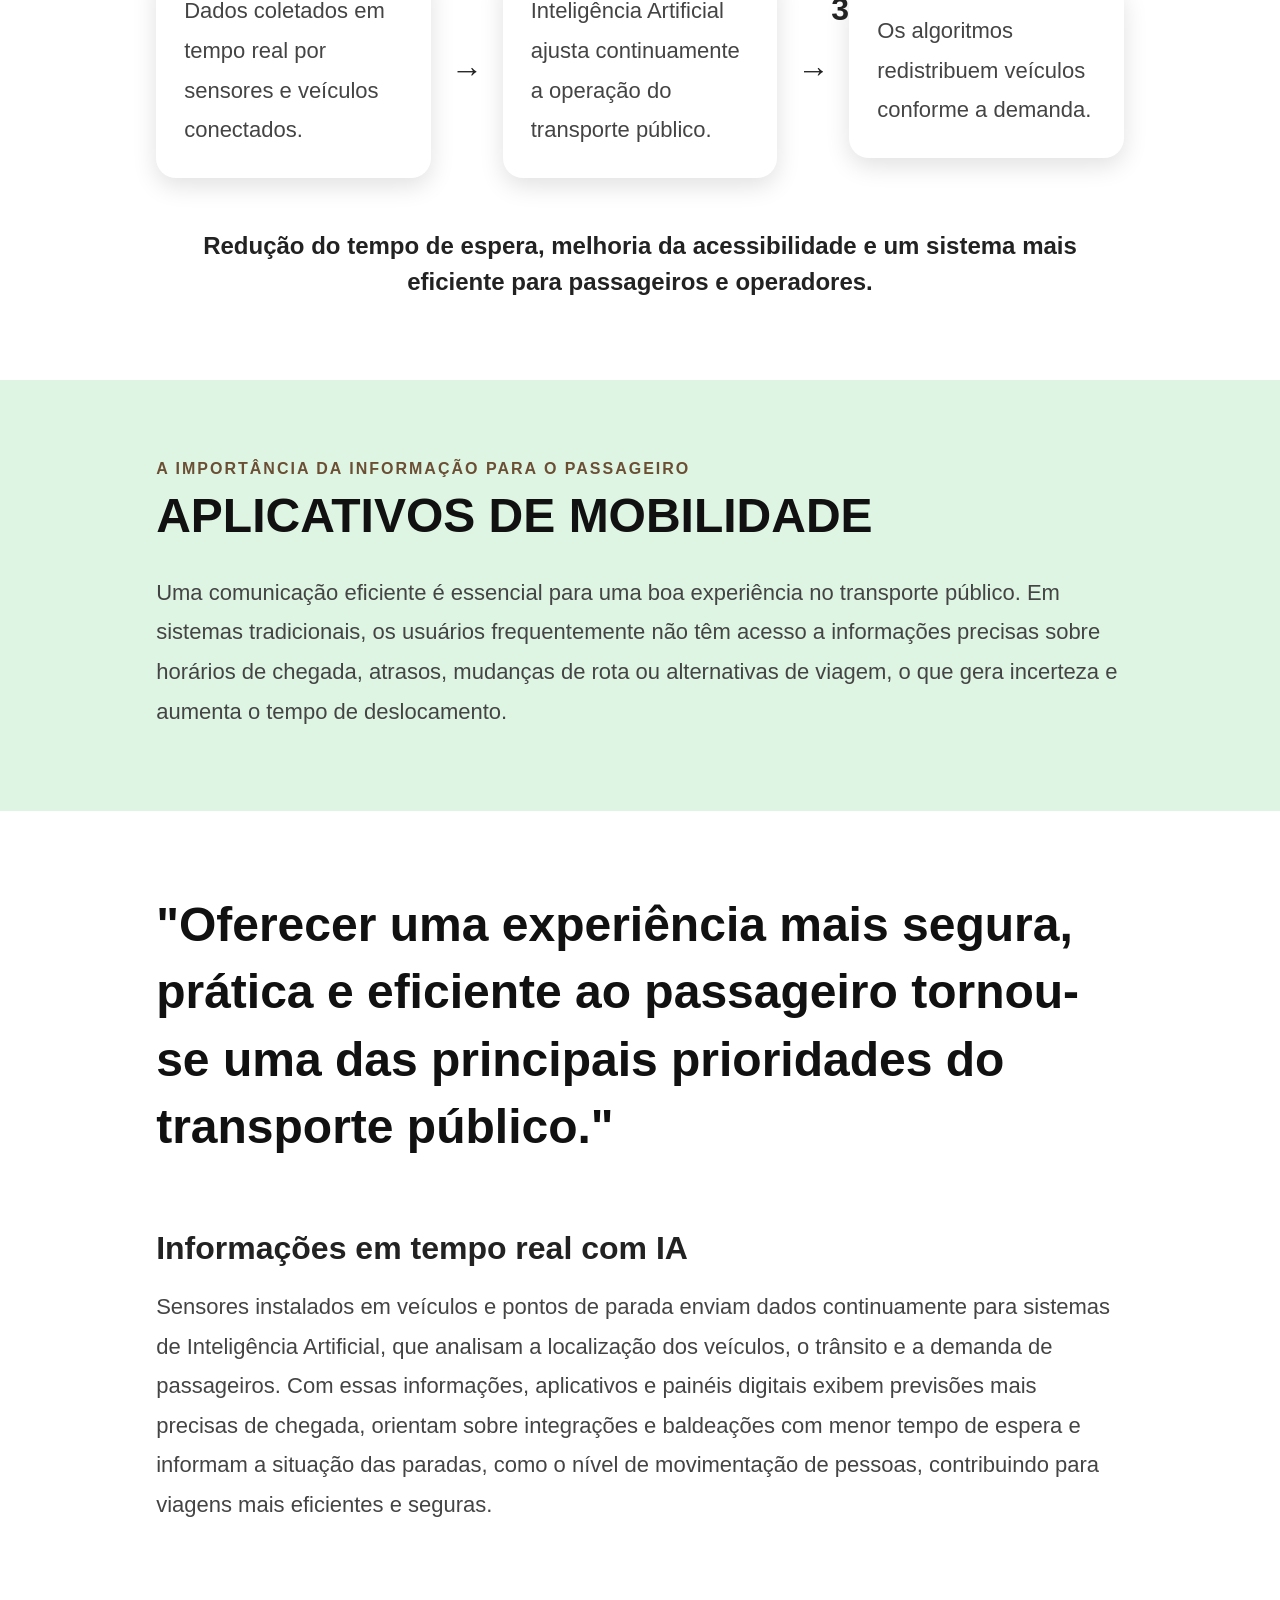
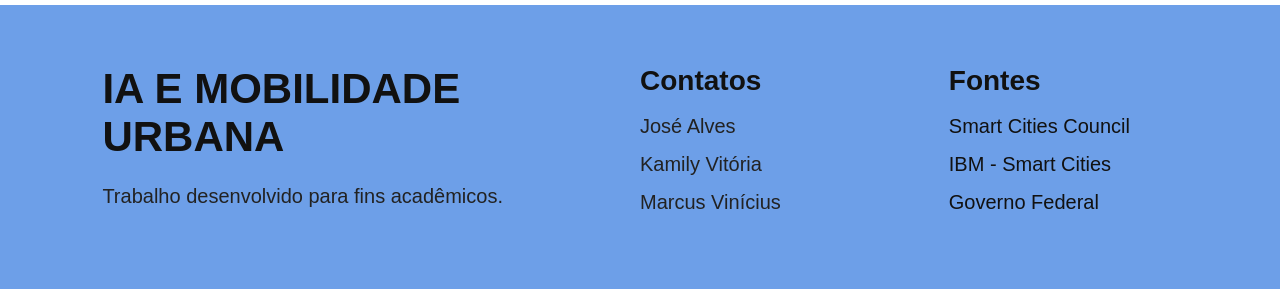
<file: transporte.html>
<!DOCTYPE html>
<html lang="pt-BR">

<head>
    <meta charset="UTF-8">
    <meta name="viewport" content="width=device-width, initial-scale=1.0">

    <title>Transporte Coletivo</title>

    <link rel="stylesheet" href="css/style.css">
</head>

<body>

    <!-- =================== HEADER / CABEÇÁRIO =================== -->

    <header>

        <div class="logo">
            <h2>IA E MOBILIDADE URBANA</h2>
        </div>

        <nav>

            <ul>

                <li><a href="index.html">Início</a></li>

                <li><a href="transporte.html">Transporte Coletivo</a></li>

                <li><a href="semaforos.html">Semáforos Inteligentes</a></li>

                <li><a href="mobilidade.html">Mobilidade no Brasil</a></li>

            </ul>

        </nav>

    </header>

    <!-- =================== TÍTULO =================== -->

    <section class="titulo-pagina">

        <div class="titulo-conteudo">

            <h1>IA NA OTIMIZAÇÃO DO TRANSPORTE COLETIVO</h1>

            <p>
                A efetividade do transporte público impacta milhões de pessoas
                <br>
                — e a Inteligência Artificial surge como uma grande esperança para revitalizá-lo.
            </p>

        </div>

        <div class="botoes">
            <a href="#sobre" class="botao-preto">Saiba Mais</a>
            <a href="index.html" class="botao-branco">Voltar</a>
        </div>

    </section>


    <!-- =================== BANNER =================== -->

    <section class="banner-rotas" id="sobre">

        <img
            src="imagens/rotas.jpg"
            alt="Ônibus em área urbana"
        >

        <div class="banner-overlay">

            <p>
                Diante da redução no número de passageiros e dos desafios
                crescentes das cidades, a IA permite otimizar rotas de ônibus,
                metrôs e outros sistemas de transporte por meio da análise de
                dados em tempo real.

                Com isso, é possível reduzir tempos de viagem, melhorar a
                distribuição dos veículos, diminuir congestionamentos e oferecer
                um serviço mais confiável e sustentável para a população.
            </p>

        </div>

    </section>

    <!-- =================== TOPICO 1 -  OTIMIZAÇÃO DE ROTAS DE ÔNIBUS =================== -->

    <section class="bloco-topico bg-branco">

        <div class="bloco-conteudo">

            <p class="subtitulo">
                A COMPLEXIDADE DAS ROTAS DO TRANSPORTE URBANO
            </p>

            <h2 class="bloco-titulo">
                OTIMIZAÇÃO DE ROTAS DE ÔNIBUS
            </h2>

            <p class="bloco-texto">
                Os sistemas de transporte urbano enfrentam o desafio de operar em ambientes diversos e dinâmicos. Congestionamentos, mudanças nas condições climáticas e variações na demanda de passageiros criam um cenário complexo, no qual as rotas tradicionais e fixas muitas vezes não conseguem se adaptar de forma eficiente.
            </p>

        </div>

    </section>

    <section class="bloco-topico bg-verde">

        <div class="bloco-conteudo">

            <h3 class="titulo-bloco texto-center">
                A importância dos dados
            </h3>

            <p class="bloco-texto texto-center">
                No centro da otimização de rotas está o uso combinado de dados históricos e em tempo real. Algoritmos de Inteligência Artificial analisam padrões anteriores de deslocamento, considerando fatores como horários de pico, congestionamentos e os destinos mais frequentes dos passageiros para planejar rotas mais eficientes e adaptáveis às condições da cidade.
            </p>

        </div>

    </section>

    <section class="bloco-topico bg-branco">

        <div class="bloco-conteudo">

            <div class="grid-2">

                <div>

                    <h3 class="titulo-bloco">
                        Modelagem Preditiva da Demanda
                    </h3>

                    <p class="bloco-texto">
                        A Inteligência Artificial analisa dados históricos de passageiros, eventos especiais e padrões climáticos para prever os níveis de demanda. Com base nessas previsões, os algoritmos recomendam aumentar a frequência de ônibus ou trens em áreas de maior movimento e reduzir a oferta em regiões mais tranquilas, diminuindo o desperdício de combustível e o tempo de espera dos usuários.
                    </p>

                </div>

                <div>

                    <h3 class="titulo-bloco">
                        Microtransporte Sob Demanda
                    </h3>

                    <p class="bloco-texto">
                        Em vez de seguir rotas fixas, sistemas baseados em IA agrupam solicitações de passageiros em tempo real e definem rotas dinâmicas para os veículos realizarem os embarques. Essa abordagem aumenta a conveniência para os usuários e amplia o atendimento em áreas com pouca cobertura do transporte público tradicional.
                    </p>

                </div>

            </div>

        </div>

    </section>

    <!-- =================== TOPICO 2 -  OTIMIZAÇÃO DOS HORÁRIOS DE ÔNIBUS =================== -->
    <section class="bloco-topico bg-azul">

        <div class="bloco-conteudo">

            <p class="subtitulo">
                As limitações dos horários fixos
            </p>

            <h2 class="bloco-titulo">
                OTIMIZAÇÃO DOS HORÁRIOS DE ÔNIBUS
            </h2>

            <p class="bloco-texto">
                Os horários fixos do transporte público fornecem uma estrutura básica para o funcionamento do sistema, mas têm dificuldade em acompanhar a dinâmica das cidades. Mudanças na demanda de passageiros, eventos inesperados e variações no trânsito reduzem sua eficiência, tornando necessário um modelo mais flexível e adaptável.
            </p>

        </div>

    </section>

    <section class="bloco-topico bg-branco">

        <div class="bloco-conteudo">

            <h3 class="titulo-bloco centro">
                Escalonamento dinâmico com IA
            </h3>

            <div class="fluxo">

                <div class="etapa">
                    <span class="numero">1</span>

                    <div class="card-fluxo">

                        <p class="bloco-texto">
                            Dados coletados em tempo real por sensores e veículos conectados.
                        </p>

                    </div>

                </div>

                <span class="seta">→</span>

                <div class="etapa">

                    <span class="numero">2</span>

                    <div class="card-fluxo">

                        <p class="bloco-texto">
                            Inteligência Artificial ajusta continuamente a operação do transporte público.
                        </p>

                    </div>

                </div>

                <span class="seta">→</span>

                <div class="etapa">

                    <span class="numero">3</span>

                    <div class="card-fluxo">

                        <p class="bloco-texto">
                            Os algoritmos redistribuem veículos conforme a demanda.
                        </p>

                    </div>

                </div>

            </div>
            <p class="resultado">
                Redução do tempo de espera, melhoria da acessibilidade e um sistema mais eficiente para passageiros e operadores.
            </p>

        </div>

    </section>

    <!-- =================== TOPICO 3 -  APLICATIVOS DE MOBILIDADE =================== -->
    <section class="bloco-topico bg-verde">

        <div class="bloco-conteudo">

            <p class="subtitulo">
                A importância da informação para o passageiro
            </p>

            <h2 class="bloco-titulo">
                APLICATIVOS DE MOBILIDADE
            </h2>

            <p class="bloco-texto">
                Uma comunicação eficiente é essencial para uma boa experiência no transporte público. Em sistemas tradicionais, os usuários frequentemente não têm acesso a informações precisas sobre horários de chegada, atrasos, mudanças de rota ou alternativas de viagem, o que gera incerteza e aumenta o tempo de deslocamento.
            </p>

        </div>

    </section>

    <section class="bloco-topico bg-branco">

            <div class="bloco-conteudo">

                <h2 class="destaque">
                    "Oferecer uma experiência mais segura, prática e eficiente ao passageiro tornou-se uma das principais prioridades do transporte público."
                </h2>

            </div>

            <div class="bloco-conteudo">
                <h3 class="titulo-bloco">
                    Informações em tempo real com IA
                </h3>

                <p class="bloco-texto">
                    Sensores instalados em veículos e pontos de parada enviam dados continuamente para sistemas de Inteligência Artificial, que analisam a localização dos veículos, o trânsito e a demanda de passageiros. Com essas informações, aplicativos e painéis digitais exibem previsões mais precisas de chegada, orientam sobre integrações e baldeações com menor tempo de espera e informam a situação das paradas, como o nível de movimentação de pessoas, contribuindo para viagens mais eficientes e seguras.

                </p>
            </div>
    </section>


    <!-- =================== FOOTER RODAPÉ =================== -->

    <footer>

    <div class="footer-container">

        <div class="footer-col">

            <h2>IA E MOBILIDADE URBANA</h2>

            <p>
                Trabalho desenvolvido para fins acadêmicos.
            </p>

        </div>

        <div class="footer-col">

            <h3>Contatos</h3>

            <ul>

                <li>José Alves</li>

                <li>Kamily Vitória</li>

                <li>Marcus Vinícius</li>

            </ul>

        </div>

        <div class="footer-col">

            <h3>Fontes</h3>

            <ul>

                <li>
                    <a href="https://smartcitiescouncil.com" target="_blank">
                        Smart Cities Council
                    </a>
                </li>

                <li>
                    <a href="https://www.ibm.com/topics/smart-city" target="_blank">
                        IBM - Smart Cities
                    </a>
                </li>

                <li>
                    <a href="https://www.gov.br" target="_blank">
                        Governo Federal
                    </a>
                </li>

            </ul>

        </div>

    </div>

</footer>

</body>
</file>
<file: css/style.css>
/* ==========================
   CONFIGURAÇÕES GERAIS
========================== */

*{
    margin:0;
    padding:0;
    box-sizing:border-box;
}

html{
    scroll-behavior:smooth;
}

body{
    font-family: Arial, Helvetica, sans-serif;
    color:#222;
    background:#f5f5f5;
}

/* ==========================
   HEADER
========================== */

header{
    background:#6d9fe8;
    display:flex;
    justify-content:space-between;
    align-items:center;
    padding:20px 8%;
    position:sticky;
    top:0;
    z-index:1000;
}

.logo h2{
    color:#111;
    font-size:28px;
}

nav ul{
    display:flex;
    list-style:none;
    gap:30px;
}

nav a{
    text-decoration:none;
    color:#111;
    font-weight:bold;
    transition:.3s;
}

nav a:hover{
    color:white;
}

/* ==========================
   FUNDOS
========================== */

.bg-verde{

    background:#dff5e3;

}

.bg-azul{

    background:#86afe8;

}

.bg-branco{

    background:white;

}

.bg-preto{

    background:black;

}

.texto-branco{

    color:#e8e8e8;
}

/* ==========================
   MARGENS
========================== */

.mb-2{
    margin-bottom:20px;
}

.mb-4{
    margin-bottom:40px;
}

.mb-6{
    margin-bottom:60px;
}

.mb-8{
    margin-bottom:80px;
}


/* ==========================
   GRIDS / COLUNAS
========================== */

.grid-2{

    display:grid;

    grid-template-columns:repeat(2,1fr);

    gap:50px;

}

.grid-3{

    display:grid;

    grid-template-columns:repeat(3,1fr);

    gap:40px;

}

/* ==========================
   HERO 1 (INDEX)
========================== */

.hero{

    background:white;

    min-height:80vh;

    display:flex;

    justify-content:center;

    align-items:center;

    text-align:center;

    padding:80px 10%;

}

.hero-conteudo{

    max-width:900px;

}

.hero h1{

    font-size:65px;

    margin-bottom:30px;

    font-weight:900;

}

.hero p{

    font-size:22px;

    color:#555;

    line-height:1.8;

}

/* ==========================
   BOTÕES
========================== */

.botoes{

    margin-top:40px;

}

.botao-preto,
.botao-branco{

    display:inline-block;

    padding:16px 35px;

    margin:10px 10px 10px 0;

    border-radius:8px;

    text-decoration:none;

    font-weight:bold;

    transition:.3s;

}


.botao-preto{

    background:#111;

    color:white;

}

.botao-preto:hover{

    background:#333;

}

.botao-branco{

    border:2px solid #111;

    color:#111;

}

.botao-branco:hover{

    background:#111;

    color:white;

}

/* ==========================
   HERO 2 (SEMAFOROS E MOBILIDADE)
========================== */

/* ==========================
   SMART CITIES
========================== */

.smart-cities{

    background: #dff5e3;

    padding:80px 8%;

}

.subtitulo{

    text-transform:uppercase;

    color:#6b4f35;

    letter-spacing:2px;

    margin-bottom:10px;

    font-weight:bold;

}

.smart-cities h2{

    font-size:48px;

    margin-bottom:50px;

}

.conteudo-smart{

    display:flex;

    gap:60px;

    align-items:center;

    flex-wrap:wrap;

}

.imagem-smart{

    flex:1;

}

.imagem-smart img{

    width:100%;

    border-radius:12px;

}

.texto-smart{

    flex:1;

}

.texto-smart h3{

    margin-top:20px;

    margin-bottom:15px;

    font-size:30px;

}

.texto-smart p{

    line-height:1.9;

    font-size:20px;

}

/* ==========================
   CARDS COM IMAGEM
========================== */

.cards{

    background:white;

    padding:80px 8%;

}

.cards h2{

    margin-bottom:50px;

    font-size:40px;

}

.container-cards{

    display:grid;

    grid-template-columns:repeat(3,1fr);

    gap:35px;

}

.card{

    background:white;

    border-radius:12px;

    overflow:hidden;

    box-shadow:0 8px 25px rgba(0,0,0,.12);

    transition:.35s;

}

.card:hover{

    transform:translateY(-10px);

}

.card img{

    width:100%;

    height:230px;

    object-fit:cover;

}

.card-texto{

    padding:25px;

}

.card-texto h3{

    font-size:30px;

    margin-bottom:20px;

}

.card-texto p{

    line-height:1.7;

    margin-bottom:25px;

}

.card-texto a{

    text-decoration:none;

    font-weight:bold;

    color:#0b63ce;

}

.card-texto a:hover{

    text-decoration:underline;

}

/* ==========================
   TITULO DA PÁGINA
========================== */

.titulo-pagina{

    background:white;

    text-align:center;

    padding:45px 8% 30px;

}

.titulo-conteudo{

    max-width:1000px;

    margin:auto;

}

.titulo-pagina h1{

    font-size:58px;

    font-weight:900;

    color:#111;

    margin-bottom:20px;

}

.titulo-pagina p{

    font-size:26px;

    color:#666;

    line-height:1.5;

}

/*==================================
BANNER
===================================*/

.banner-rotas{

    position:relative;

    width:100%;

    overflow:hidden;

}

.banner-rotas img{

    display:block;

    width:100%;

    height:600px;

    object-fit:cover;

}

.banner-overlay{

    position:absolute;

    top:50%;

    left:50%;

    transform:translate(-50%,-50%);

    width:80%;

    max-width:1050px;

    background:rgba(255,255,255,.80);

    backdrop-filter:blur(6px);

    border-radius:30px;

    padding:35px 45px;

    box-shadow:0 12px 35px rgba(0,0,0,.25);

}

.banner-overlay p{

    text-align:center;

    font-size:30px;

    line-height:1.6;

    color:#222;

}

/*==========================
BLOCOS DE TÓPICOS
==========================*/

.bloco-topico{

    padding:80px 8%;

}

.bloco-conteudo{

    max-width:90%;

    margin:auto;

}

.bloco-titulo{

    font-size:48px;

    margin-bottom:30px;

    color:#111;

}

.bloco-texto{

    font-size:22px;

    color:#444;

    line-height:1.8;

}

/* ==========================
   FLUXOGRAMA
========================== */

.fluxo{

    display:flex;

    align-items:center;

    justify-content:center;

    gap:20px;

    margin:50px 0;

}

.etapa{

    position:relative;

    width:300px;

}

.card-fluxo{

    background:white;

    border-radius:20px;
    padding:28px;

    box-shadow:0 8px 25px rgba(0,0,0,.12);

    transition:.35s;

}


.numero{

    position:absolute;

    left:-18px;

    top:8px;

    font-size:2rem;

    font-weight:bold;

}

.seta{

    font-size:2rem;

    font-weight:bold;

}

.resultado{

    text-align:center;

    font-size:1.5rem;

    font-weight:700;

    line-height:1.5;

    max-width:900px;

    margin:40px auto 0;

}

/* ==========================
   OUTROS COMPONENTES
========================== */

.destaque{

    font-size:3rem;

    font-weight:800;

    line-height:1.4;

    color:#111;
    margin-bottom:70px;

}

.titulo-bloco{

    font-size:2rem;

    font-weight:700;

    margin-bottom:20px;

}

.texto-center {
    text-align:center
}

/* ==========================
   EXEMPLOS
========================== */

.exemplos{
    background:white;
    padding:80px 8%;
}

.exemplos h2{
    font-size:42px;
    margin-bottom:45px;
}

.container-exemplos{
    display:grid;
    grid-template-columns:repeat(3,1fr);
    gap:30px;
}

.card-exemplo{
    background:#dff5e3;
    padding:35px;
    border-radius:14px;
    transition:.3s;
}

.card-exemplo:hover{
    transform:scale(1.03);
}

.card-exemplo h3{
    font-size:28px;
    margin-bottom:18px;
}

.card-exemplo p{
    font-size:17px;
    line-height:1.8;
    color:#444;
    text-align:justify;
}

/* ==========================
   CONCLUSÃO
========================== */

.conclusao{
    padding:80px 8%;
    text-align:center;
}

.conclusao h2{
    font-size:42px;
    margin-bottom:25px;
}

.conclusao p{
    max-width:900px;
    margin:auto;
    font-size:20px;
    line-height:1.8;
}


/* ==========================
   FOOTER
========================== */

footer{

    background:#6d9fe8;

    padding:60px 8%;

}

.footer-container{

    display:flex;

    justify-content:space-between;

    align-items:flex-start;

    gap:80px;

    flex-wrap:wrap;

}

.footer-col:first-child{

    flex:2;

}

.footer-col{

    flex:1;

    min-width:220px;

}

.footer-col h2{

    font-size:42px;

    margin-bottom:18px;

    color:#111;

}

.footer-col h3{

    font-size:28px;

    margin-bottom:18px;

    color:#111;

}

.footer-col p{

    font-size:20px;

    line-height:1.7;

}

.footer-col ul{

    list-style:none;

}

.footer-col li{

    margin-bottom:15px;

    font-size:20px;

}

.footer-col a{

    color:#111;

    text-decoration:none;

    transition:.3s;

}

.footer-col a:hover{

    color:white;

}

/* ==========================
   RESPONSIVIDADE
========================== */

@media(max-width:1000px){

    header{

        flex-direction:column;

        gap:20px;

    }

    nav ul{

        flex-wrap:wrap;

        justify-content:center;

    }

    .hero h1{

        font-size:45px;

    }

    .hero p{

        font-size:18px;

    }

    .conteudo-smart{

        flex-direction:column;

    }

    .container-cards{

        grid-template-columns:1fr;

    }

    .titulo-pagina h1{

        font-size:42px;

    }

    .titulo-pagina p{

        font-size:20px;

    }

    .banner-rotas img{

        height:500px;

    }

    .banner-overlay{

        width:90%;

        padding:25px;

    }

    .banner-overlay p{

        font-size:22px;

    }

}

@media (max-width: 900px){

    .bloco-topico{
        padding:60px 6%;
    }

    .bloco-titulo{
        font-size:2.2rem;
    }

    .bloco-texto{
        font-size:1.1rem;
    }

}

@media (max-width:900px){

    .grid-2{

        grid-template-columns:1fr;

        gap:30px;

    }

}

@media (max-width:900px){

    .grid-3{

        grid-template-columns:1fr;

        gap:30px;

    }

}

@media(max-width:900px){

    .fluxo{

        flex-direction:column;

    }

    .seta{

        transform:rotate(90deg);

    }

}

@media (max-width:700px){

    .fluxo{

        flex-direction:column;

        align-items:center;

        gap:25px;

    }

    .card-etapa{

        width:100%;

        max-width:350px;

    }

    .seta{

        transform:rotate(90deg);

    }

}
</file>
